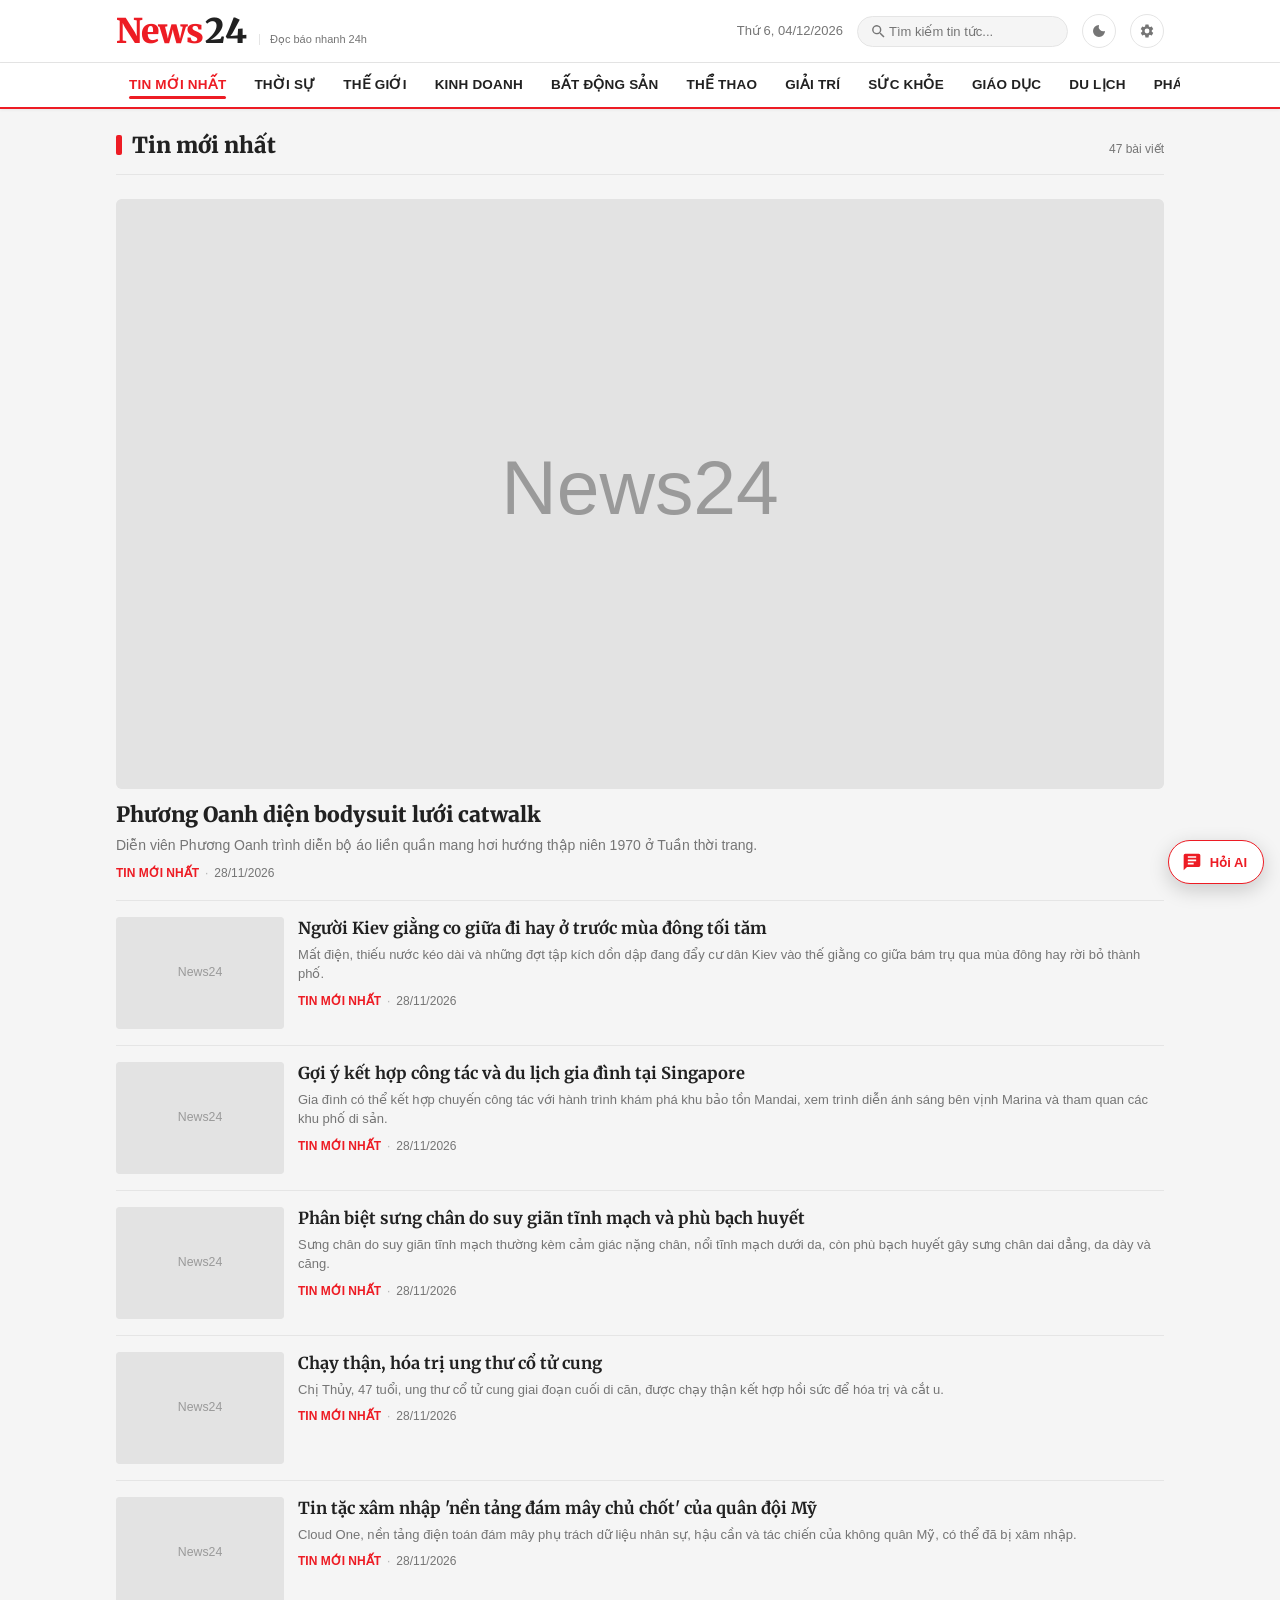
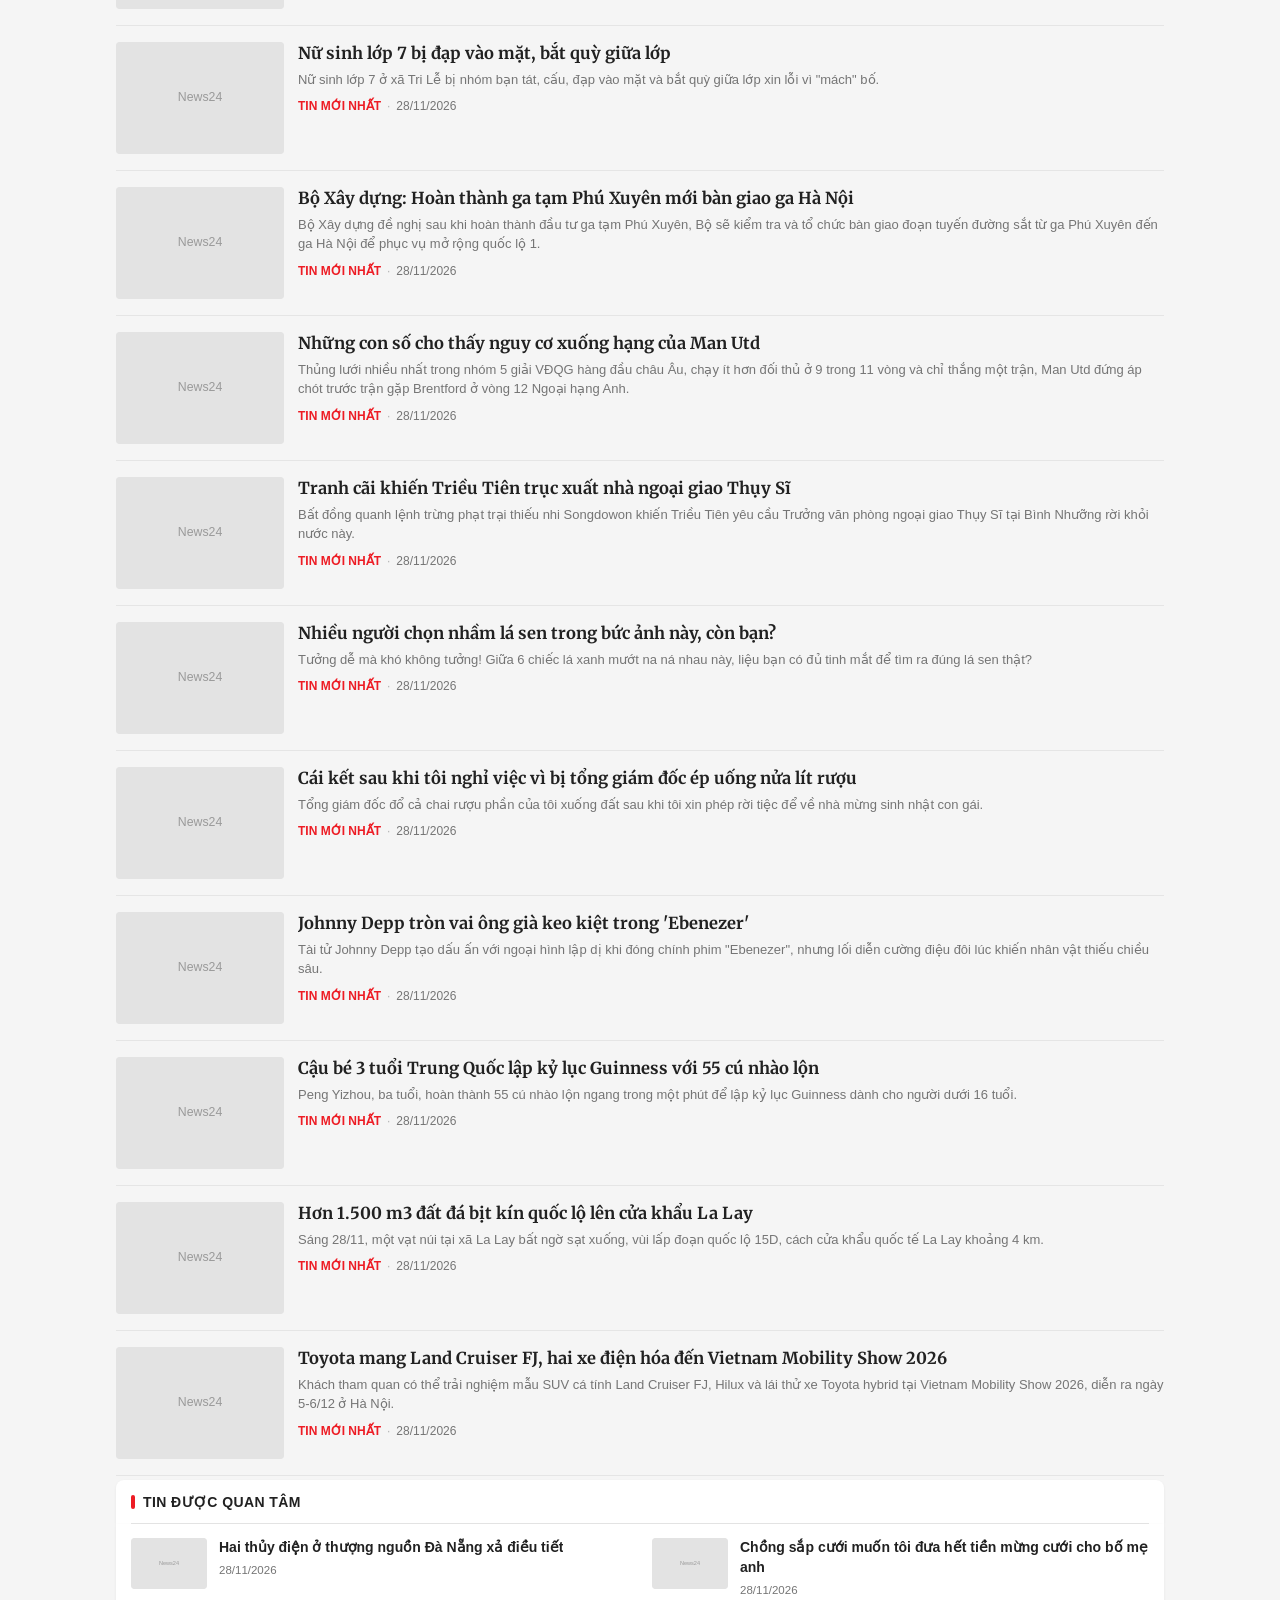
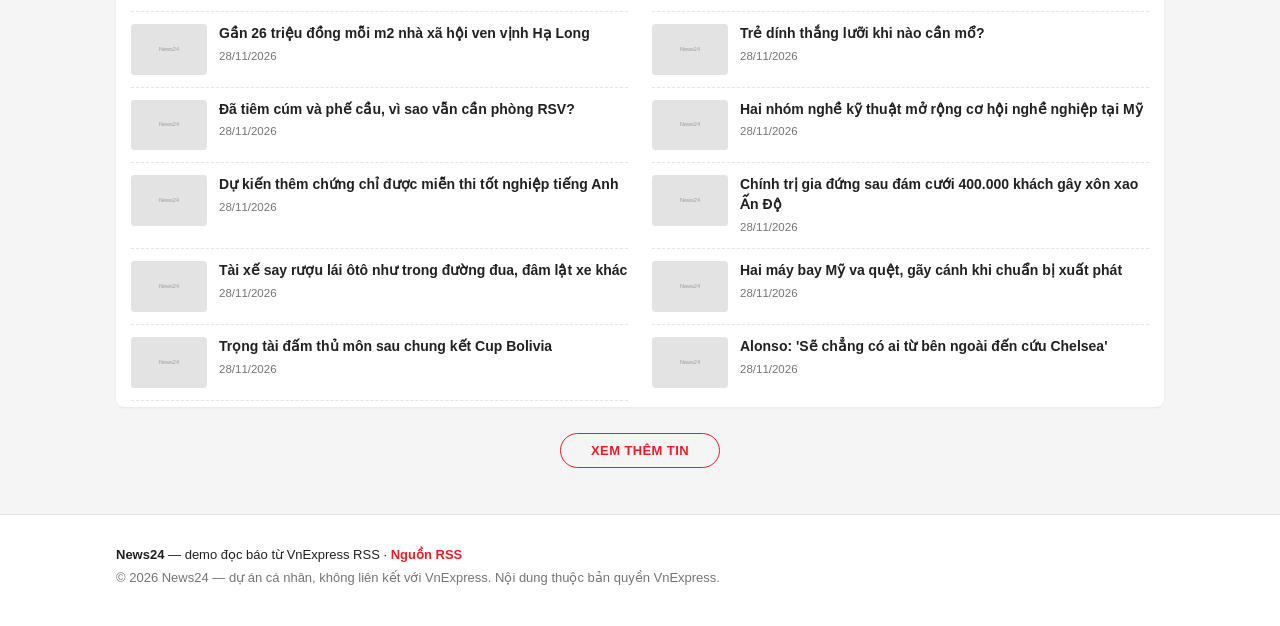
<file: index.html>
<!doctype html>
<html lang="vi">
<head>
  <meta charset="utf-8">
  <meta name="viewport" content="width=device-width, initial-scale=1">
  <title>News24 - Đọc báo nhanh 24h từ VnExpress RSS</title>
  <meta name="description" content="Trang đọc báo tổng hợp nhanh 24h, lấy tin trực tiếp từ RSS VnExpress: thời sự, thế giới, kinh doanh, thể thao, công nghệ, giải trí...">
  <meta name="theme-color" content="#ed1c24">
  <!-- Google Translate TTS (read-aloud) 404s any request carrying a
       Referer; audio playback needs this page-wide suppression -->
  <meta name="referrer" content="no-referrer">
  <!-- Pin the saved theme before first paint: script requests are chained
       through app.js, so the swap to the stored theme used to flash. Inline
       on purpose - an external file would only add a round trip. -->
  <script>
    (function () {
      try {
        var t = localStorage.getItem("news24:theme") ||
          (window.matchMedia("(prefers-color-scheme: dark)").matches ? "dark" : "light");
        document.documentElement.dataset.theme = t;
      } catch (e) {}
    })();
  </script>
  <link rel="icon" type="image/svg+xml" href="favicon.svg">
  <link rel="preconnect" href="https://fonts.googleapis.com">
  <link rel="preconnect" href="https://fonts.gstatic.com" crossorigin>
  <link href="https://fonts.googleapis.com/css2?family=Merriweather:wght@400;700;900&display=swap" rel="stylesheet">
  <link rel="stylesheet" href="css/style.css?v=41">
</head>
<body>
  <!-- Top header -->
  <header class="top-header">
    <div class="container header-inner">
      <a class="brand" href="./" aria-label="News24 - Trang chủ">
        <span class="brand-mark">News</span><span class="brand-sub">24</span>
        <span class="brand-tagline">Đọc báo nhanh 24h</span>
      </a>
      <div class="header-tools">
        <span class="today" id="today"></span>
        <div class="search-box">
          <svg viewBox="0 0 24 24" class="icon-search" aria-hidden="true"><path d="M15.5 14h-.79l-.28-.27a6.5 6.5 0 1 0-.7.7l.27.28v.79l5 4.99L20.49 19l-4.99-5zm-6 0A4.5 4.5 0 1 1 14 9.5 4.5 4.5 0 0 1 9.5 14z"/></svg>
          <input type="search" id="searchInput" placeholder="Tìm kiếm tin tức..." autocomplete="off">
        </div>
        <button class="theme-toggle" id="themeToggle" type="button" title="Chế độ tối/sáng" aria-label="Chuyển chế độ tối/sáng">
          <svg class="icon-moon" viewBox="0 0 24 24" aria-hidden="true"><path d="M12 3a9 9 0 1 0 9 9 7 7 0 0 1-9-9z"/></svg>
          <svg class="icon-sun" viewBox="0 0 24 24" aria-hidden="true"><path d="M12 7a5 5 0 1 0 5 5 5 5 0 0 0-5-5zm0-5 2.5 4h-5L12 2zm0 20-2.5-4h5L12 22zM2 12l4-2.5v5L2 12zm20 0-4 2.5v-5l4 2.5z"/></svg>
        </button>
        <button class="theme-toggle" id="aiCfgBtn" type="button" title="Cài đặt tóm tắt AI" aria-label="Cài đặt tóm tắt AI" aria-haspopup="dialog">
          <svg viewBox="0 0 24 24" aria-hidden="true"><path d="M19.14 12.94a7.4 7.4 0 0 0 .06-.94 7.4 7.4 0 0 0-.06-.94l2.03-1.58a.5.5 0 0 0 .12-.64l-1.92-3.32a.5.5 0 0 0-.6-.22l-2.39.96a7 7 0 0 0-1.62-.94l-.36-2.54a.5.5 0 0 0-.5-.42h-3.84a.5.5 0 0 0-.5.42l-.36 2.54a7 7 0 0 0-1.62.94l-2.39-.96a.5.5 0 0 0-.6.22L2.68 8.84a.5.5 0 0 0 .12.64l2.03 1.58a7.4 7.4 0 0 0 0 1.88l-2.03 1.58a.5.5 0 0 0-.12.64l1.92 3.32a.5.5 0 0 0 .6.22l2.39-.96c.5.38 1.04.7 1.62.94l.36 2.54a.5.5 0 0 0 .5.42h3.84a.5.5 0 0 0 .5-.42l.36-2.54a7 7 0 0 0 1.62-.94l2.39.96a.5.5 0 0 0 .6-.22l1.92-3.32a.5.5 0 0 0-.12-.64l-2.03-1.58zM12 15.6A3.6 3.6 0 1 1 15.6 12 3.6 3.6 0 0 1 12 15.6z"/></svg>
        </button>
      </div>
    </div>
  </header>

  <!-- Category nav -->
  <nav class="cat-nav" id="catNav">
    <div class="container nav-scroll">
      <a class="nav-link" data-slug="tin-moi-nhat">Tin mới nhất</a>
      <a class="nav-link" data-slug="thoi-su">Thời sự</a>
      <a class="nav-link" data-slug="the-gioi">Thế giới</a>
      <a class="nav-link" data-slug="kinh-doanh">Kinh doanh</a>
      <a class="nav-link" data-slug="bat-dong-san">Bất động sản</a>
      <a class="nav-link" data-slug="the-thao">Thể thao</a>
      <a class="nav-link" data-slug="giai-tri">Giải trí</a>
      <a class="nav-link" data-slug="suc-khoe">Sức khỏe</a>
      <a class="nav-link" data-slug="giao-duc">Giáo dục</a>
      <a class="nav-link" data-slug="du-lich">Du lịch</a>
      <a class="nav-link" data-slug="phap-luat">Pháp luật</a>
      <a class="nav-link nav-link--stats" href="stats.html">Thống kê</a>
      <button class="refresh-btn" id="refreshBtn" type="button" title="Làm mới tin">
        <svg viewBox="0 0 24 24" aria-hidden="true"><path d="M17.65 6.35A8 8 0 1 0 19.73 14h-2.08a6 6 0 1 1-1.41-6.24L13 11h7V4l-2.35 2.35z"/></svg>
        Làm mới
      </button>
    </div>
  </nav>

  <!-- Main: list view + article view share the sidebar -->
  <main class="container layout">
    <section class="main-col" id="viewList">
      <div class="col-header">
        <h1 class="col-title" id="colTitle">Tin mới nhất</h1>
        <span class="col-meta" id="colMeta"></span>
      </div>

      <div id="statusBar" class="status-bar" hidden></div>

      <div id="featuredSlot" class="featured-slot"></div>

      <div id="newsList" class="news-list" aria-live="polite"></div>

      <div id="skeletons" class="news-list">
        <!-- skeleton rows injected by JS -->
      </div>

      <!-- Tin được quan tâm lives at the end of the main column, not in the
           sidebar: readers on phones hit the section last, after the list. -->
      <aside class="side-block" aria-labelledby="sideTitle">
        <div class="side-box side-box--head">
          <h2 class="side-title" id="sideTitle">
            <span class="side-bar"></span>Tin được quan tâm
          </h2>
        </div>
        <div id="sideList" class="side-list"></div>
      </aside>

      <div class="load-more-wrap">
        <button id="loadMoreBtn" class="load-more" type="button" hidden>Xem thêm tin</button>
      </div>
    </section>

    <!-- Article view: rendered for /news/<slug>.html URLs (see 404.html) -->
    <section class="main-col" id="viewArticle" hidden>
      <a class="back-link" href="./">← Quay lại tin tức</a>
      <div class="col-header">
        <h1 class="col-title" id="artCat">Bài viết</h1>
        <span class="col-meta" id="artTime"></span>
      </div>
      <h1 class="art-h1" id="artTitle"></h1>
      <p class="art-sapo" id="artSapo"></p>
      <figure class="reader-lead" id="artLead" hidden>
        <img id="artLeadImg" alt="Ảnh minh họa" loading="lazy" referrerpolicy="no-referrer">
      </figure>
      <div class="art-summary" id="artSummary" hidden>
        <div class="art-summary-label"><span>📄 Tóm tắt</span>
          <div class="sum-actions">
            <button class="sum-ai-btn" id="ttsBtn" type="button">🔊 Đọc tóm tắt</button>
            <button class="sum-ai-btn" id="ttsRateBtn" type="button" title="Tốc độ đọc (bấm để đổi)">⚡ 1×</button>
            <div class="tts-voice">
              <button class="sum-ai-btn" id="ttsVoiceBtn" type="button"
                title="Chọn giọng đọc" aria-haspopup="true" aria-expanded="false"
                aria-controls="ttsVoiceMenu">🗣 Google Dịch</button>
              <div class="tts-voice-menu" id="ttsVoiceMenu" role="menu" hidden>
                <button type="button" role="menuitemradio" data-voice="google" aria-checked="true">
                  <span class="tts-voice-name">Google Dịch</span>
                  <span class="tts-voice-hint">Giọng tiếng Việt của Google Dịch</span>
                </button>
                <button type="button" role="menuitemradio" data-voice="vifast" aria-checked="false">
                  <span class="tts-voice-name">ViFastTts</span>
                  <span class="tts-voice-hint">Model tiếng Việt (Ngọc Huyền)</span>
                </button>
              </div>
            </div>
            <button class="sum-ai-btn" id="sumAiBtn" type="button">✨ Tóm tắt bằng AI</button>
          </div>
        </div>
        <ul id="artSummaryText" class="art-summary-list"></ul>
      </div>
      <a class="reader-full-btn" id="artFullBtn" target="_blank" rel="noopener">
        Đọc bản đầy đủ trên VnExpress ↗</a>
      <div class="reader-body" id="artBody"></div>
      <div class="reader-fallback" id="artFallback" hidden>
        <p id="artFallbackMsg">Không tải được toàn văn bài viết (mạng chặn hoặc máy chủ giới hạn). Bạn có thể
          <span class="retry" id="artRetry">thử lại</span> hoặc
          <a id="artOrigin" target="_blank" rel="noopener">đọc bản gốc trên VnExpress</a>.</p>
        <p id="artFallbackQuiz" hidden>Đây là bài <strong>tương tác / đố vui</strong> của VnExpress —
          nội dung chạy bằng chương trình riêng của họ nên không thể tải toàn văn. Bạn có thể
          <a id="artOriginQuiz" target="_blank" rel="noopener">chơi thử bản gốc trên VnExpress</a>.</p>
      </div>
      <footer class="reader-foot">
        <p class="reader-source">Nội dung thuộc bản quyền VnExpress —
          <a id="artOrigin2" target="_blank" rel="noopener">xem bản gốc</a></p>
      </footer>
    </section>
  </main>

  <footer class="footer">
    <div class="container">
      <p><strong>News24</strong> — demo đọc báo từ VnExpress RSS · <a href="https://vnexpress.net/rss/tin-moi-nhat.rss" target="_blank" rel="noopener">Nguồn RSS</a></p>
      <p class="footer-dim">© 2026 News24 — dự án cá nhân, không liên kết với VnExpress. Nội dung thuộc bản quyền VnExpress.</p>
    </div>
  </footer>

  <!-- AI summary settings. A native <dialog> gives focus trapping, Esc to
       close and the ::backdrop for free. -->
  <dialog class="ai-cfg" id="aiCfgDialog" aria-labelledby="aiCfgTitle">
    <form method="dialog" class="ai-cfg-form" id="aiCfgForm">
      <div class="ai-cfg-head">
        <h2 id="aiCfgTitle">Cài đặt tóm tắt AI</h2>
        <button class="ai-cfg-x" type="submit" value="cancel" aria-label="Đóng">✕</button>
      </div>

      <label class="ai-cfg-label" for="cfgProvider">Nhà cung cấp</label>
      <select class="ai-cfg-input" id="cfgProvider"></select>
      <p class="ai-cfg-hint" id="cfgProviderHint"></p>

      <label class="ai-cfg-label" for="cfgModel">Model</label>
      <input class="ai-cfg-input" id="cfgModel" list="cfgModelList" placeholder="Để trống dùng mặc định" autocomplete="off" spellcheck="false">
      <datalist id="cfgModelList"></datalist>

      <div class="ai-cfg-key-wrap" id="cfgKeyWrap" hidden>
        <label class="ai-cfg-label" for="cfgApiKey">API key</label>
        <div class="ai-cfg-key-row">
          <input class="ai-cfg-input" id="cfgApiKey" type="password" autocomplete="off" spellcheck="false" placeholder="sk-...">
          <button class="ai-cfg-reveal" id="cfgReveal" type="button" aria-label="Hiện/ẩn key">👁</button>
        </div>
        <p class="ai-cfg-hint ai-cfg-warn">Key chỉ lưu trong <code>localStorage</code> của trình duyệt này và gửi
          trực tiếp tới nhà cung cấp — không qua máy chủ nào của News24.</p>
      </div>

      <div class="ai-cfg-key-wrap" id="cfgUrlWrap" hidden>
        <label class="ai-cfg-label" for="cfgUrl">Endpoint (OpenAI-compatible)</label>
        <input class="ai-cfg-input" id="cfgUrl" placeholder="https://..." autocomplete="off" spellcheck="false">
      </div>

      <label class="ai-cfg-label" for="cfgPrompt">Prompt hệ thống</label>
      <textarea class="ai-cfg-input ai-cfg-textarea" id="cfgPrompt" rows="4" spellcheck="false"></textarea>

      <div class="ai-cfg-row2">
        <div>
          <label class="ai-cfg-label" for="cfgMaxTokens">max_tokens</label>
          <input class="ai-cfg-input" id="cfgMaxTokens" type="number" min="64" max="2048" step="1">
        </div>
        <div>
          <label class="ai-cfg-label" for="cfgTemp">temperature</label>
          <input class="ai-cfg-input" id="cfgTemp" type="number" min="0" max="2" step="0.1">
        </div>
      </div>

      <p class="ai-cfg-status" id="cfgStatus" role="status" hidden></p>

      <div class="ai-cfg-foot">
        <button class="sum-ai-btn ai-cfg-reset" id="cfgReset" type="button">Khôi phục mặc định</button>
        <div class="ai-cfg-foot-right">
          <button class="sum-ai-btn" type="submit" value="cancel">Huỷ</button>
          <button class="sum-ai-btn ai-cfg-save" id="cfgSave" type="button">Lưu</button>
        </div>
      </div>
    </form>
  </dialog>

  <!-- Chatbot (js/chatbot.js). Only the shell lives here: the log, chips and
       context chip are filled by script, so a page without the script keeps
       an inert launcher. Not a <dialog> because the panel must stay open
       while the reader navigates articles behind it. -->
  <button class="chat-fab" id="chatFab" type="button"
          aria-expanded="false" aria-controls="chatPanel"
          aria-label="Hỏi trợ lý tin tức" title="Hỏi trợ lý tin tức">
    <svg viewBox="0 0 24 24" aria-hidden="true"><path d="M20 2H4a2 2 0 0 0-2 2v18l4-4h14a2 2 0 0 0 2-2V4a2 2 0 0 0-2-2zM7 9h10v2H7V9zm0 4h7v2H7v-2zM7 5h10v2H7V5z"/></svg>
    <span class="chat-fab-label">Hỏi AI</span>
  </button>

  <section class="chat-panel" id="chatPanel" hidden
           role="dialog" aria-modal="false" aria-labelledby="chatTitle">
    <header class="chat-head">
      <h2 class="chat-title" id="chatTitle">Trợ lý tin tức</h2>
      <div class="chat-head-tools">
        <button id="chatNew" type="button" title="Cuộc trò chuyện mới" aria-label="Cuộc trò chuyện mới">＋</button>
        <button id="chatCfg" type="button" title="Cài đặt AI" aria-label="Cài đặt AI">⚙</button>
        <button id="chatClose" type="button" aria-label="Đóng">✕</button>
      </div>
    </header>
    <div class="chat-ctx" id="chatCtx" hidden></div>
    <div class="chat-log" id="chatLog" role="log" aria-live="polite"></div>
    <div class="chat-chips" id="chatChips"></div>
    <form class="chat-form" id="chatForm">
      <textarea id="chatInput" rows="1" placeholder="Hỏi về bài báo hoặc chủ đề…" aria-label="Câu hỏi"></textarea>
      <button class="chat-send" id="chatSend" type="submit" aria-label="Gửi">➤</button>
    </form>
    <p class="chat-foot" id="chatFoot">Câu trả lời do AI tạo, có thể sai — đối chiếu với bài gốc.</p>
  </section>

  <template id="tplSkeleton">
    <div class="skeleton-row">
      <div class="skeleton-thumb"></div>
      <div class="skeleton-lines">
        <div class="sk-line" style="width:92%"></div>
        <div class="sk-line" style="width:70%"></div>
        <div class="sk-line" style="width:40%"></div>
      </div>
    </div>
  </template>

  <script src="js/app.js?v=48"></script>
  <!-- Chatbot: reads window.NewsChat + the news24:article event (app.js) -->
  <script src="js/chatbot.js?v=3"></script>
</body>
</html>
</file>
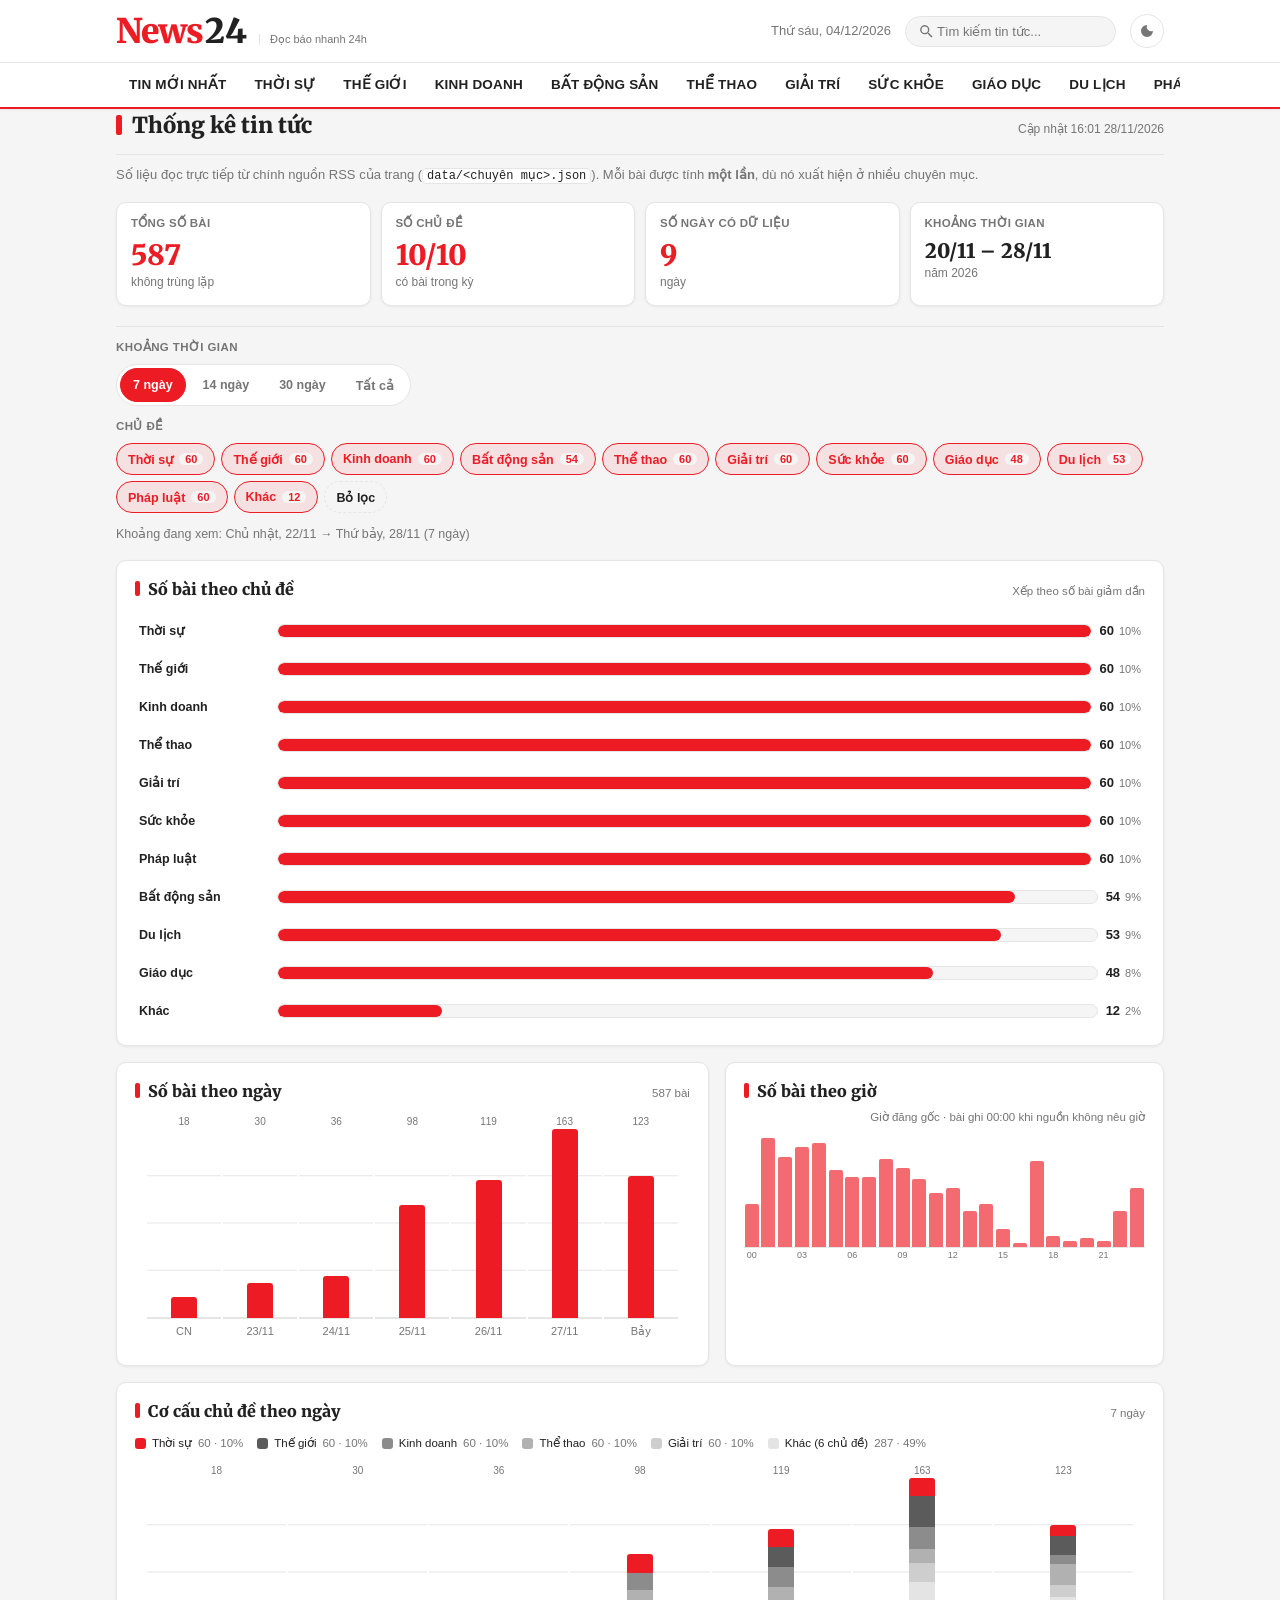
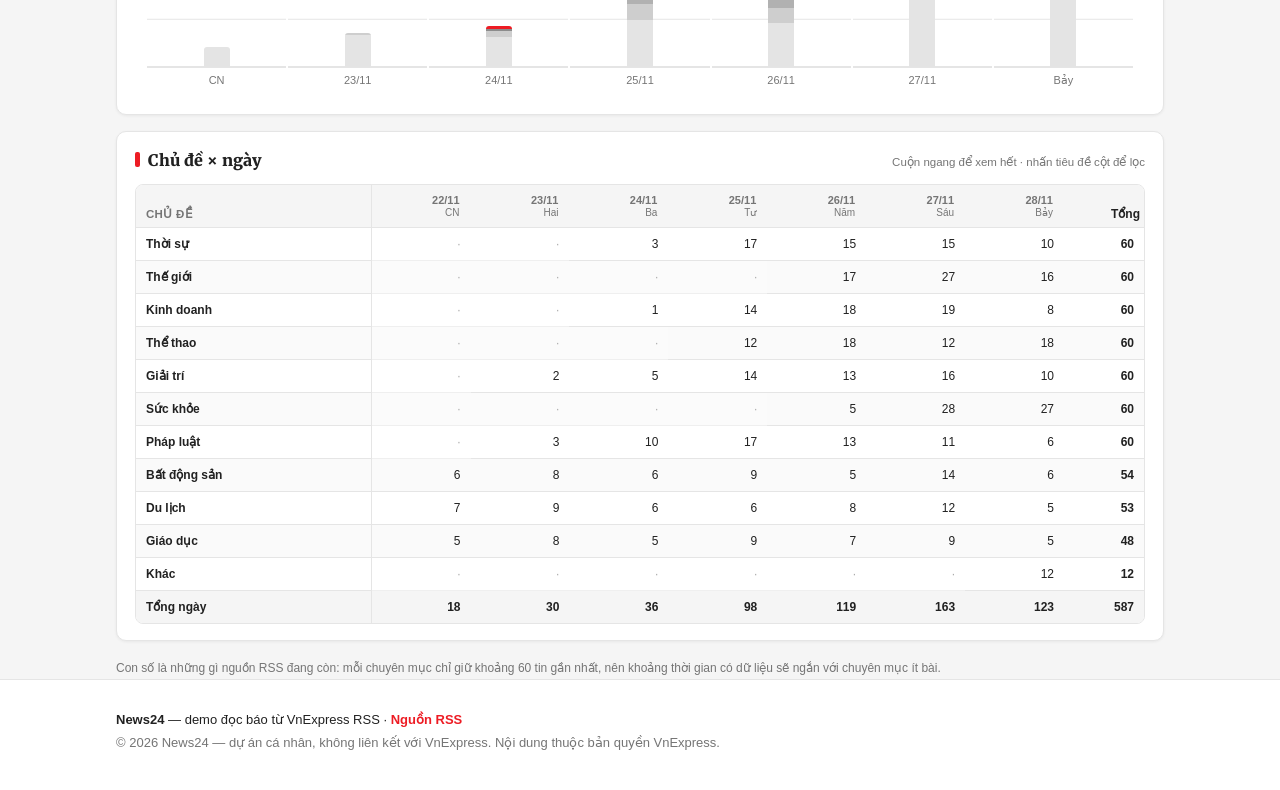
<file: stats.html>
<!doctype html>
<html lang="vi">
<head>
  <meta charset="utf-8">
  <meta name="viewport" content="width=device-width, initial-scale=1">
  <title>Thống kê tin tức - News24</title>
  <meta name="description" content="Thống kê số bài theo chủ đề, theo ngày và theo giờ dựa trên dữ liệu RSS VnExpress mà News24 thu thập 30 phút một lần.">
  <meta name="theme-color" content="#ed1c24">
  <meta name="referrer" content="no-referrer">
  <!-- Same first-paint theme pin as index.html / 404.html. -->
  <script>
    (function () {
      try {
        var t = localStorage.getItem("news24:theme") ||
          (window.matchMedia("(prefers-color-scheme: dark)").matches ? "dark" : "light");
        document.documentElement.dataset.theme = t;
      } catch (e) {}
    })();
  </script>
  <link rel="icon" type="image/svg+xml" href="favicon.svg">
  <link rel="preconnect" href="https://fonts.googleapis.com">
  <link rel="preconnect" href="https://fonts.gstatic.com" crossorigin>
  <link href="https://fonts.googleapis.com/css2?family=Merriweather:wght@400;700;900&display=swap" rel="stylesheet">
  <link rel="stylesheet" href="css/style.css?v=24">
</head>
<body>
  <!-- Top header (shared with index.html) -->
  <header class="top-header">
    <div class="container header-inner">
      <a class="brand" href="./" aria-label="News24 - Trang chủ">
        <span class="brand-mark">News</span><span class="brand-sub">24</span>
        <span class="brand-tagline">Đọc báo nhanh 24h</span>
      </a>
      <div class="header-tools">
        <span class="today" id="today"></span>
        <div class="search-box">
          <svg viewBox="0 0 24 24" class="icon-search" aria-hidden="true"><path d="M15.5 14h-.79l-.28-.27a6.5 6.5 0 1 0-.7.7l.27.28v.79l5 4.99L20.49 19l-4.99-5zm-6 0A4.5 4.5 0 1 1 14 9.5 4.5 4.5 0 0 1 9.5 14z"/></svg>
          <input type="search" id="searchInput" placeholder="Tìm kiếm tin tức..." autocomplete="off">
        </div>
        <button class="theme-toggle" id="themeToggle" type="button" title="Chế độ tối/sáng" aria-label="Chuyển chế độ tối/sáng">
          <svg class="icon-moon" viewBox="0 0 24 24" aria-hidden="true"><path d="M12 3a9 9 0 1 0 9 9 7 7 0 0 1-9-9z"/></svg>
          <svg class="icon-sun" viewBox="0 0 24 24" aria-hidden="true"><path d="M12 7a5 5 0 1 0 5 5 5 5 0 0 0-5-5zm0-5 2.5 4h-5L12 2zm0 20-2.5-4h5L12 22zM2 12l4-2.5v5L2 12zm20 0-4 2.5v-5l4 2.5z"/></svg>
        </button>
      </div>
    </div>
  </header>

  <!-- Category nav: same tabs as index.html (real links here, "Thống kê" active) -->
  <nav class="cat-nav" id="catNav">
    <div class="container nav-scroll">
      <a class="nav-link" href="./tin-moi-nhat">Tin mới nhất</a>
      <a class="nav-link" href="./thoi-su">Thời sự</a>
      <a class="nav-link" href="./the-gioi">Thế giới</a>
      <a class="nav-link" href="./kinh-doanh">Kinh doanh</a>
      <a class="nav-link" href="./bat-dong-san">Bất động sản</a>
      <a class="nav-link" href="./the-thao">Thể thao</a>
      <a class="nav-link" href="./giai-tri">Giải trí</a>
      <a class="nav-link" href="./suc-khoe">Sức khỏe</a>
      <a class="nav-link" href="./giao-duc">Giáo dục</a>
      <a class="nav-link" href="./du-lich">Du lịch</a>
      <a class="nav-link" href="./phap-luat">Pháp luật</a>
      <a class="nav-link nav-link--stats active" href="stats.html" aria-current="page">Thống kê</a>
    </div>
  </nav>

  <main class="container stats-page">
    <div class="col-header">
      <h1 class="col-title">Thống kê tin tức</h1>
      <span class="col-meta" id="kpiUpdated"></span>
    </div>
    <p class="stats-lead">
      Số liệu đọc trực tiếp từ chính nguồn RSS của trang (<code>data/&lt;chuyên mục&gt;.json</code>).
      Mỗi bài được tính <strong>một lần</strong>, dù nó xuất hiện ở nhiều chuyên mục.
    </p>

    <div id="statsMsg" class="status-bar stats-msg" role="status" hidden></div>

    <!-- Skeleton shown until the feed snapshots have been read -->
    <div id="statsSkeleton" class="stats-skeleton" aria-hidden="true">
      <div class="sk-kpis">
        <div class="sk-kpi"></div><div class="sk-kpi"></div>
        <div class="sk-kpi"></div><div class="sk-kpi"></div>
      </div>
      <div class="sk-block"></div>
      <div class="sk-block sk-block--tall"></div>
    </div>

    <div id="statsContent" hidden>
      <h2 class="sr-only">Các chỉ số chính</h2>
      <div class="kpis" id="kpis"></div>

      <!-- Filters -->
      <div class="stats-toolbar">
        <div class="stats-ctl">
          <span class="stats-ctl-label" id="rangeLabel">Khoảng thời gian</span>
          <div class="seg" id="rangeSeg" role="group" aria-labelledby="rangeLabel">
            <button class="seg-btn" type="button" data-range="7" aria-pressed="false">7 ngày</button>
            <button class="seg-btn" type="button" data-range="14" aria-pressed="false">14 ngày</button>
            <button class="seg-btn" type="button" data-range="30" aria-pressed="true">30 ngày</button>
            <button class="seg-btn" type="button" data-range="all" aria-pressed="false">Tất cả</button>
          </div>
        </div>
        <div class="stats-ctl stats-ctl--cats">
          <span class="stats-ctl-label" id="catLabel">Chủ đề</span>
          <div class="chips" id="catChips" role="group" aria-labelledby="catLabel"></div>
        </div>
      </div>
      <p class="stats-note" id="rangeNote"></p>

      <!-- a. Articles per category -->
      <section class="stats-card" aria-labelledby="hCat">
        <div class="stats-card-head">
          <h2 class="stats-h2" id="hCat">Số bài theo chủ đề</h2>
          <span class="stats-hint">Xếp theo số bài giảm dần</span>
        </div>
        <div id="catBars"></div>
      </section>

      <div class="stats-grid">
        <!-- b. Articles per day -->
        <section class="stats-card" aria-labelledby="hDay">
          <div class="stats-card-head">
            <h2 class="stats-h2" id="hDay">Số bài theo ngày</h2>
            <span class="stats-hint" id="dayHint"></span>
          </div>
          <div id="dayCols"></div>
        </section>

        <!-- e. Articles per hour of the day -->
        <section class="stats-card" aria-labelledby="hHour">
          <div class="stats-card-head">
            <h2 class="stats-h2" id="hHour">Số bài theo giờ</h2>
            <span class="stats-hint" title="Một số bài được nguồn đánh dấu 00:00 khi không rõ giờ đăng, nên cột 0 giờ cao hơn thực tế">Giờ đăng gốc · bài ghi 00:00 khi nguồn không nêu giờ</span>
          </div>
          <div id="hourLine"></div>
        </section>
      </div>

      <!-- c. Stacked bars: category mix per day -->
      <section class="stats-card" aria-labelledby="hStack">
        <div class="stats-card-head">
          <h2 class="stats-h2" id="hStack">Cơ cấu chủ đề theo ngày</h2>
          <span class="stats-hint" id="stackHint"></span>
        </div>
        <div class="legend" id="stackLegend"></div>
        <div id="dayStack"></div>
      </section>

      <!-- d. Table: category x day -->
      <section class="stats-card" aria-labelledby="hTable">
        <div class="stats-card-head">
          <h2 class="stats-h2" id="hTable">Chủ đề × ngày</h2>
          <span class="stats-hint">Cuộn ngang để xem hết · nhấn tiêu đề cột để lọc</span>
        </div>
        <div class="stats-table-wrap" tabindex="0" role="region" aria-labelledby="hTable">
          <table class="stats-table" id="catDayTable"></table>
        </div>
      </section>

      <p class="stats-foot">
        Con số là những gì nguồn RSS đang còn: mỗi chuyên mục chỉ giữ khoảng 60 tin gần nhất,
        nên khoảng thời gian có dữ liệu sẽ ngắn với chuyên mục ít bài.
      </p>
    </div>

  </main>

  <!-- Chart tooltip: a direct <body> child, so the pointer leaving a mark
       never crosses an ancestor that would hide it on mouseleave. -->
  <div id="statsTip" class="stats-tip" hidden></div>

  <footer class="footer">
    <div class="container">
      <p><strong>News24</strong> — demo đọc báo từ VnExpress RSS · <a href="https://vnexpress.net/rss/tin-moi-nhat.rss" target="_blank" rel="noopener">Nguồn RSS</a></p>
      <p class="footer-dim">© 2026 News24 — dự án cá nhân, không liên kết với VnExpress. Nội dung thuộc bản quyền VnExpress.</p>
    </div>
  </footer>

  <script src="js/stats.js?v=9"></script>
</body>
</html>
</file>
<file: css/style.css>
/* News24 - VnExpress-inspired news reader
   ------------------------------------------
   Palette follows VnExpress: white surface, red brand (#ed1c24),
   gray sapos and thin dividers. Dark theme via [data-theme="dark"]. */

:root {
  --primary: #ed1c24;
  --primary-dark: #c8141b;
  --bg: #f5f5f5;
  --surface: #ffffff;
  --border: #e5e5e5;
  --text: #212121;
  --text-2: #757575;
  --link-hover: #ed1c24;
  --skeleton: #ececec;
  --shadow: 0 1px 3px rgba(0, 0, 0, .06);
  --font-title: "Merriweather", Georgia, serif;
  --font-ui: -apple-system, BlinkMacSystemFont, "Segoe UI", Roboto,
    "Helvetica Neue", Arial, sans-serif;
}

[data-theme="dark"] {
  --bg: #121214;
  --surface: #1c1c1f;
  --border: #2c2c30;
  --text: #e8e8e8;
  --text-2: #9e9ea6;
  --skeleton: #26262b;
  --shadow: 0 1px 4px rgba(0, 0, 0, .4);
}

* { box-sizing: border-box; }

html { scroll-behavior: smooth; }

body {
  margin: 0;
  font-family: var(--font-ui);
  background: var(--bg);
  color: var(--text);
  line-height: 1.5;
  -webkit-font-smoothing: antialiased;
}

a { color: inherit; text-decoration: none; }
a:hover { color: var(--link-hover); }

.container {
  max-width: 1080px;
  margin: 0 auto;
  padding: 0 16px;
}

/* ============ Top header ============ */
.top-header {
  background: var(--surface);
  border-bottom: 1px solid var(--border);
}

.header-inner {
  display: flex;
  align-items: center;
  gap: 18px;
  padding-top: 14px;
  padding-bottom: 14px;
}

.brand {
  display: flex;
  align-items: baseline;
  gap: 2px;
  line-height: 1;
  flex-shrink: 0;
}

.brand-mark {
  font-family: var(--font-title);
  font-weight: 900;
  font-size: 34px;
  color: var(--primary);
  letter-spacing: -1px;
}

.brand-sub {
  font-family: var(--font-title);
  font-weight: 900;
  font-size: 34px;
  color: var(--text);
}

.brand-tagline {
  display: none;
  font-size: 11px;
  color: var(--text-2);
  border-left: 1px solid var(--border);
  padding-left: 10px;
  margin-left: 10px;
  max-width: 120px;
}

@media (min-width: 720px) { .brand-tagline { display: block; } }

.header-tools {
  display: flex;
  align-items: center;
  gap: 14px;
  margin-left: auto;
}

.today {
  display: none;
  font-size: 13px;
  color: var(--text-2);
  white-space: nowrap;
}

@media (min-width: 860px) { .today { display: block; } }

.search-box {
  display: flex;
  align-items: center;
  background: var(--bg);
  border: 1px solid var(--border);
  border-radius: 999px;
  padding: 0 4px;
  flex: 0 1 240px;
  min-width: 130px;
  transition: border-color .15s;
}

.search-box:focus-within { border-color: var(--primary); }

.search-box input {
  border: none;
  outline: none;
  background: transparent;
  padding: 7px 6px 7px 2px;
  font-size: 13px;
  color: var(--text);
  width: 100%;
  font-family: var(--font-ui);
}

.icon-search {
  width: 17px;
  height: 17px;
  fill: var(--text-2);
  margin-left: 8px;
  flex-shrink: 0;
}

.theme-toggle {
  border: 1px solid var(--border);
  background: var(--surface);
  color: var(--text-2);
  border-radius: 999px;
  width: 34px;
  height: 34px;
  display: grid;
  place-items: center;
  cursor: pointer;
  flex-shrink: 0;
  transition: color .15s, border-color .15s;
}

.theme-toggle:hover { color: var(--primary); border-color: var(--primary); }

.theme-toggle svg {
  width: 16px;
  height: 16px;
  fill: currentColor;
}

.icon-sun { display: none; }

[data-theme="dark"] .icon-sun { display: block; }
[data-theme="dark"] .icon-moon { display: none; }

/* Portrait phones: the brand, an inline search field, the today label and
   the theme button cannot share one 320px row - the search used to spill
   past the viewport. Let the tool group wrap under the logo instead, and
   give every control a 42px+ touch target (search, theme, every section). */
@media (max-width: 639px) {
  .header-inner {
    flex-wrap: wrap;
    gap: 10px 12px;
    padding-top: 11px;
    padding-bottom: 11px;
  }

  .brand-tagline { display: none; }

  .brand-mark,
  .brand-sub { font-size: 28px; }

  .header-tools {
    order: 2;
    flex: 1 1 100%;
    margin-left: 0;
    gap: 10px;
  }

  .today { display: none; }

  .search-box {
    flex: 1 1 auto;
    min-width: 0;
    min-height: 42px;
    padding-right: 10px;
  }

  .search-box input {
    /* 16px stops iOS Safari from zooming the page on focus */
    font-size: 16px;
    padding: 9px 6px 9px 4px;
  }

  .icon-search {
    width: 19px;
    height: 19px;
    margin-left: 12px;
  }

  .theme-toggle {
    width: 42px;
    height: 42px;
  }

  .theme-toggle svg { width: 19px; height: 19px; }
}

/* Swipeable cat-nav: the scroll padding keeps the first and the last tab
   clear of the rounded edges, and .refresh-btn must scroll with the tabs
   (margin-left:auto here used to push the link row 96px past the viewport).
   A thin red underline traces how much of the tab strip is left. */
@media (max-width: 639px) {
  .nav-scroll {
    gap: 0;
    scroll-padding-inline: 4px;
    scroll-snap-type: x proximity;
    scrollbar-width: thin;
    scrollbar-color: rgba(237, 28, 36, .35) transparent;
    overscroll-behavior-x: contain;
  }

  .nav-scroll::-webkit-scrollbar {
    display: block;
    height: 2px;
  }

  .nav-scroll::-webkit-scrollbar-thumb {
    background: rgba(237, 28, 36, .35);
    border-radius: 2px;
  }

  .nav-link {
    scroll-snap-align: start;
    padding: 13px 12px;
    min-height: 46px;
    display: inline-flex;
    align-items: center;
  }

  .refresh-btn {
    margin-left: 6px;
    scroll-snap-align: end;
  }
}

/* ============ Category nav ============ */
.cat-nav {
  background: var(--surface);
  border-bottom: 2px solid var(--primary);
  position: sticky;
  top: 0;
  z-index: 50;
  box-shadow: var(--shadow);
}

.nav-scroll {
  display: flex;
  align-items: center;
  gap: 2px;
  overflow-x: auto;
  scrollbar-width: none;
}

.nav-scroll::-webkit-scrollbar { display: none; }

.nav-link {
  padding: 12px 13px;
  font-size: 13.5px;
  font-weight: 700;
  text-transform: uppercase;
  letter-spacing: .2px;
  white-space: nowrap;
  color: var(--text);
  position: relative;
  transition: color .12s;
}

.nav-link::after {
  content: "";
  position: absolute;
  left: 13px;
  right: 13px;
  bottom: 8px;
  height: 3px;
  background: transparent;
  border-radius: 3px;
  transition: background .12s;
}

.nav-link:hover { color: var(--primary); }

.nav-link.active { color: var(--primary); }
.nav-link.active::after { background: var(--primary); }

.refresh-btn {
  margin-left: auto;
  display: inline-flex;
  align-items: center;
  gap: 6px;
  border: 1px solid var(--border);
  background: transparent;
  color: var(--text-2);
  font-size: 12px;
  font-weight: 700;
  padding: 5px 12px;
  border-radius: 999px;
  cursor: pointer;
  white-space: nowrap;
  transition: color .12s, border-color .12s;
}

.refresh-btn:hover { color: var(--primary); border-color: var(--primary); }
.refresh-btn svg { width: 13px; height: 13px; fill: currentColor; }
.refresh-btn.spinning svg { animation: spin .8s linear infinite; }

@keyframes spin { to { transform: rotate(360deg); } }

/* ============ Layout ============ */
.layout {
  display: grid;
  /* Single column: the main column stretches the full width (the stats
     charts use it on desktop too) and "Tin được quan tâm" is appended at
     the end of that column instead of sitting in a right-hand sidebar. */
  grid-template-columns: minmax(0, 1fr);
  padding-top: 20px;
  padding-bottom: 40px;
}

.col-header {
  display: flex;
  align-items: baseline;
  gap: 12px;
  padding-bottom: 12px;
  border-bottom: 1px solid var(--border);
  margin-bottom: 4px;
}

.col-title {
  font-family: var(--font-title);
  font-size: 22px;
  font-weight: 900;
  margin: 0;
  color: var(--text);
}

.col-title::before {
  content: "";
  display: inline-block;
  width: 6px;
  height: 20px;
  background: var(--primary);
  border-radius: 2px;
  margin-right: 10px;
  vertical-align: -2px;
}

.col-meta {
  font-size: 12px;
  color: var(--text-2);
  margin-left: auto;
  white-space: nowrap;
}

/* Status bar */
.status-bar {
  margin: 12px 0 0;
  padding: 10px 14px;
  border-radius: 8px;
  font-size: 13px;
  border: 1px solid var(--border);
  background: var(--surface);
}

.status-bar.err {
  border-color: #f3b1b4;
  background: #fdeeee;
  color: #b4231a;
}

[data-theme="dark"] .status-bar.err {
  border-color: #5c2a28;
  background: #33201f;
}

.status-bar .retry {
  display: inline-block;
  margin-left: 10px;
  color: var(--primary);
  font-weight: 700;
  cursor: pointer;
}

/* ============ Featured article ============ */
.featured-slot { margin-top: 8px; }

.article-featured {
  display: block;
  padding: 16px 0 18px;
  border-bottom: 1px solid var(--border);
}

.thumb-featured {
  position: relative;
  border-radius: 6px;
  overflow: hidden;
  background: var(--skeleton);
  aspect-ratio: 16 / 9;
}

.thumb-featured img {
  width: 100%;
  height: 100%;
  object-fit: cover;
  display: block;
}

.article-featured .a-title {
  font-family: var(--font-title);
  font-size: 21px;
  font-weight: 900;
  line-height: 1.34;
  margin: 12px 0 6px;
  display: -webkit-box;
  -webkit-line-clamp: 3;
  -webkit-box-orient: vertical;
  overflow: hidden;
}

.article-featured .a-sapo {
  margin: 0;
  color: var(--text-2);
  font-size: 14px;
  display: -webkit-box;
  -webkit-line-clamp: 2;
  -webkit-box-orient: vertical;
  overflow: hidden;
}

.a-meta {
  font-size: 12px;
  color: var(--text-2);
  margin-top: 8px;
  display: flex;
  gap: 6px;
  align-items: center;
}

.a-meta .dot { opacity: .5; }

.a-cat {
  color: var(--primary);
  font-weight: 700;
  text-transform: uppercase;
}

/* ============ News list ============ */
.news-list { display: block; }

.news-item {
  display: flex;
  gap: 14px;
  padding: 16px 0;
  border-bottom: 1px solid var(--border);
}

.thumb {
  flex: 0 0 168px;
  aspect-ratio: 3 / 2;
  border-radius: 4px;
  overflow: hidden;
  background: var(--skeleton);
  position: relative;
}

.thumb img {
  width: 100%;
  height: 100%;
  object-fit: cover;
  display: block;
  transition: transform .25s ease;
}

.news-item:hover .thumb img { transform: scale(1.05); }

.news-body { flex: 1; min-width: 0; }

.news-body .a-title {
  font-family: var(--font-title);
  font-size: 16.5px;
  font-weight: 700;
  line-height: 1.4;
  margin: 0 0 5px;
  display: -webkit-box;
  -webkit-line-clamp: 2;
  -webkit-box-orient: vertical;
  overflow: hidden;
}

.news-body .a-sapo {
  margin: 0;
  font-size: 13px;
  color: var(--text-2);
  display: -webkit-box;
  -webkit-line-clamp: 2;
  -webkit-box-orient: vertical;
  overflow: hidden;
}

@media (max-width: 480px) {
  .thumb { flex-basis: 110px; }
  .news-body .a-title { font-size: 14.5px; }
}

/* No-image variant */
.news-item.no-img { display: block; }
.news-item.no-img .thumb { display: none; }

/* Empty / no results */
.empty-note {
  padding: 44px 16px;
  text-align: center;
  color: var(--text-2);
  font-size: 14px;
}

/* Load more */
.load-more-wrap { text-align: center; padding: 22px 0 6px; }

.load-more {
  font-family: var(--font-ui);
  font-size: 13px;
  font-weight: 700;
  text-transform: uppercase;
  letter-spacing: .4px;
  color: var(--primary);
  background: transparent;
  border: 1.5px solid var(--primary);
  border-radius: 999px;
  padding: 9px 30px;
  cursor: pointer;
  transition: background .15s, color .15s;
}

.load-more:hover {
  background: var(--primary);
  color: #fff;
}

/* ============ Tin được quan tâm ============ */
/* Sits at the end of the article list, below the paged headlines, so every
   screen - phone first - reaches the section after the main list. The head
   and the list are separate boxes snapped together into one card. */
.side-block {
  display: block;
  margin-top: 4px;
  scroll-margin-top: 72px; /* clear the sticky tab strip on jump links */
}

/* Standalone boxes keep the card look */
.side-box {
  background: var(--surface);
  border-radius: 8px;
  padding: 16px 18px;
  box-shadow: var(--shadow);
}

.side-box[hidden] { display: none; }

/* "Xem thêm tin quan tâm" only exists for the phone cut-off (<=639px), where
   the list head shows the first 3 headlines; the button reveals the rest. */
.side-list .side-more { display: none; }

.side-title {
  margin: 0 0 10px;
  font-size: 14px;
  font-weight: 900;
  text-transform: uppercase;
  letter-spacing: .4px;
  display: flex;
  align-items: center;
}

.side-bar {
  width: 4px;
  height: 14px;
  background: var(--primary);
  border-radius: 2px;
  display: inline-block;
  margin-right: 8px;
}

/* The heading is its own box: rounded top only, so it still reads as the top
   of one card with the list stacked under it. */
.side-box--head {
  padding: 12px 15px 0;
  border-radius: 8px 8px 0 0;
  box-shadow: 0 1px 3px rgba(0, 0, 0, .06);
}

.side-box--head .side-title {
  padding-bottom: 10px;
  margin-bottom: 0;
  border-bottom: 1px solid var(--border);
}

.side-list {
  min-width: 0;
  background: var(--surface);
  border-radius: 0 0 8px 8px;
  box-shadow: 0 1px 3px rgba(0, 0, 0, .06);
  padding: 2px 15px 6px;
  margin-bottom: 4px;
}

.side-item {
  display: flex;
  gap: 12px;
  align-items: flex-start;
  padding: 12px 0;
  border-bottom: 1px dashed var(--border);
}

.side-item:last-child { border-bottom: none; }

.side-item .a-title {
  font-size: 14px;
  font-weight: 700;
  line-height: 1.42;
  margin: 0;
  display: -webkit-box;
  -webkit-line-clamp: 3;
  -webkit-box-orient: vertical;
  overflow: hidden;
}

.side-item .a-meta { margin-top: 4px; font-size: 11.5px; }

.side-thumb {
  flex: 0 0 76px;
  aspect-ratio: 3 / 2;
  border-radius: 4px;
  overflow: hidden;
  background: var(--skeleton);
}

.side-thumb img { width: 100%; height: 100%; object-fit: cover; display: block; }
.side-item.no-img .side-thumb { display: none; }

/* Wide screens: a two-column headline list keeps the block compact */
@media (min-width: 768px) {
  .side-list {
    display: grid;
    grid-template-columns: repeat(2, minmax(0, 1fr));
    column-gap: 24px;
  }
  .side-item:nth-last-child(2) { border-bottom: none; }
}

/* Phones: the block is the last thing in the list view, so show every
   headline up front; only the first 3 stay visible until expanded, and the
   "Xem thêm" button reveals the rest so the list still ends on a light note. */
@media (max-width: 639px) {
  .side-list { display: flex; flex-direction: column; gap: 2px; }
  .side-list .side-item:nth-child(n + 4) { display: none; }
  .side-list.expanded .side-item:nth-child(n + 4) { display: flex; }

  .side-list .side-more {
    display: block;
    width: 100%;
    margin: 4px 0 6px;
    min-height: 42px;
    padding: 10px 12px;
    font-family: var(--font-ui);
    font-size: 12px;
    font-weight: 800;
    letter-spacing: .3px;
    text-transform: uppercase;
    color: var(--primary);
    background: transparent;
    border: 1px dashed var(--border);
    border-radius: 6px;
    cursor: pointer;
  }

  .side-item .a-title { font-size: 14.5px; line-height: 1.38; }
  .side-item .a-meta { font-size: 11.5px; }
  .side-thumb { flex-basis: 84px; border-radius: 5px; }
}

/* ============ Skeletons ============ */
.skeleton-row {
  display: flex;
  gap: 14px;
  padding: 16px 0;
  border-bottom: 1px solid var(--border);
}

.skeleton-thumb {
  flex: 0 0 168px;
  aspect-ratio: 3 / 2;
  border-radius: 4px;
  background: var(--skeleton);
  animation: pulse 1.3s ease-in-out infinite;
}

.skeleton-lines { flex: 1; padding-top: 6px; }

.sk-line {
  height: 12px;
  border-radius: 4px;
  background: var(--skeleton);
  margin-bottom: 10px;
  animation: pulse 1.3s ease-in-out infinite;
}

@keyframes pulse { 0%, 100% { opacity: 1; } 50% { opacity: .55; } }

/* ============ Footer ============ */
.footer {
  border-top: 1px solid var(--border);
  background: var(--surface);
  padding: 26px 0 34px;
  font-size: 13px;
}

.footer p { margin: 4px 0; }
.footer a { color: var(--primary); font-weight: 600; }
.footer-dim { color: var(--text-2); }

/* ============ In-page reader ============ */
.reader-backdrop {
  position: fixed;
  inset: 0;
  z-index: 100;
  background: rgba(20, 20, 22, .55);
  backdrop-filter: blur(2px);
  display: flex;
  align-items: stretch;
  justify-content: center;
  animation: fade-in .18s ease;
}

@keyframes fade-in {
  from { opacity: 0; }
  to { opacity: 1; }
}

.reader {
  background: var(--surface);
  width: 100%;
  max-width: 760px;
  display: flex;
  flex-direction: column;
  border-radius: 0;
  animation: reader-pop .22s ease;
}

@media (min-width: 640px) {
  .reader {
    margin: 24px 12px;
    border-radius: 12px;
    box-shadow: 0 18px 60px rgba(0, 0, 0, .35);
    max-height: calc(100% - 48px);
  }
}

@keyframes reader-pop {
  from { transform: translateY(14px); opacity: 0; }
  to { transform: none; opacity: 1; }
}

.reader-head {
  display: flex;
  align-items: center;
  justify-content: space-between;
  gap: 10px;
  padding: 12px 20px;
  border-bottom: 1px solid var(--border);
  flex-shrink: 0;
}

.reader-cat {
  color: var(--primary);
  font-weight: 800;
  font-size: 12px;
  text-transform: uppercase;
  letter-spacing: .4px;
}

.reader-head-actions {
  display: flex;
  align-items: center;
  gap: 12px;
}

.reader-origin {
  font-size: 12.5px;
  font-weight: 700;
  color: var(--text-2);
}

.reader-origin:hover { color: var(--primary); }

.reader-close {
  border: none;
  background: transparent;
  color: var(--text-2);
  width: 32px;
  height: 32px;
  border-radius: 50%;
  display: grid;
  place-items: center;
  cursor: pointer;
  transition: background .12s, color .12s;
}

.reader-close:hover { background: var(--bg); color: var(--primary); }
.reader-close svg { width: 18px; height: 18px; fill: currentColor; }

.reader-scroll { overflow-y: auto; padding: 22px 26px 30px; }

.reader-title {
  font-family: var(--font-title);
  font-size: 24px;
  font-weight: 900;
  line-height: 1.35;
  margin: 0 0 8px;
  color: var(--text);
}

.reader-meta {
  font-size: 12.5px;
  color: var(--text-2);
  margin-bottom: 14px;
}

.reader-sapo {
  font-size: 15px;
  line-height: 1.65;
  color: var(--text-2);
  border-left: 3px solid var(--primary);
  padding-left: 12px;
  margin: 0 0 18px;
}

/* Article body */
.reader-body { font-size: 15.5px; line-height: 1.8; color: var(--text); }

.reader-body p { margin: 0 0 14px; }

.reader-body h2, .reader-body h3 {
  font-family: var(--font-title);
  font-weight: 700;
  font-size: 18px;
  margin: 22px 0 10px;
}

.reader-body img {
  max-width: 100%;
  height: auto;
  border-radius: 6px;
  display: block;
  margin: 8px auto 4px;
}

.reader-body figcaption {
  font-size: 12px;
  color: var(--text-2);
  text-align: center;
  margin: 4px 0 16px;
}

.reader-body table {
  width: 100%;
  border-collapse: collapse;
  margin: 12px 0 18px;
  font-size: 14px;
}

.reader-body td, .reader-body th {
  border: 1px solid var(--border);
  padding: 8px 10px;
  text-align: left;
}

.reader-body a { color: var(--primary); font-weight: 600; }

.reader-body ul, .reader-body ol { padding-left: 22px; margin: 0 0 14px; }

.reader-body blockquote {
  margin: 14px 0;
  padding: 10px 16px;
  border-left: 3px solid var(--primary);
  background: var(--bg);
  border-radius: 4px;
}

/* Inline video clip. VnExpress serves clips behind hotlink protection, so
   on this site the block shows the still frame + caption and links to the
   player on VnExpress. */
.reader-body .rd-video {
  margin: 16px 0 4px;
}

.reader-body .rd-video video {
  display: block;
  width: 100%;
  height: auto;
  max-height: min(80vh, 640px);
  background: #000;
  border-radius: 6px;
  object-fit: contain; /* portrait clips keep their shape */
}

.reader-body .rd-video figcaption {
  margin-top: 8px;
  text-align: left;
}

/* Not playable from this origin: the frame stays, the dead player chrome
   goes, and the link is the way in. */
.reader-body .rd-video--static video {
  cursor: pointer;
}

.reader-body .rd-video-link {
  display: inline-block;
  margin-top: 6px;
  font-weight: 600;
  white-space: nowrap;
}

/* Reader loading skeleton */
.reader-body .rd-loading {
  display: flex;
  align-items: center;
  gap: 10px;
  color: var(--text-2);
  font-size: 14px;
  padding: 30px 0;
  justify-content: center;
}

.rd-spinner {
  width: 18px;
  height: 18px;
  border-radius: 50%;
  border: 2.5px solid var(--border);
  border-top-color: var(--primary);
  animation: spin .8s linear infinite;
}

.reader-fallback {
  margin: 14px 0;
  padding: 14px 16px;
  border: 1px solid #f3b1b4;
  background: #fdeeee;
  border-radius: 8px;
  font-size: 14px;
  color: #b4231a;
}

[data-theme="dark"] .reader-fallback {
  border-color: #5c2a28;
  background: #33201f;
}

.reader-fallback .retry { color: var(--primary); font-weight: 700; cursor: pointer; }

.reader-fallback img {
  max-width: 100%;
  border-radius: 6px;
  margin-bottom: 10px;
}

.reader-foot {
  margin-top: 26px;
  padding-top: 14px;
  border-top: 1px solid var(--border);
}

.reader-source { font-size: 12px; color: var(--text-2); margin: 0; }
.reader-source a { color: var(--primary); font-weight: 600; }

@media (max-width: 480px) {
  .reader-scroll { padding: 16px 16px 24px; }
  .reader-title { font-size: 20px; }
}

/* Lock page scroll while the reader is open */
body.modal-open { overflow: hidden; }

/* the flex display above must not override the hidden attribute */
.reader-backdrop[hidden] { display: none; }

/* Reader lead image (from RSS enclosure) sits right under the sapo so the
   headline and its photo are never far apart, mirroring VnExpress */
.reader-lead { margin: 0 0 14px; }

.reader-lead img {
  width: 100%;
  height: auto;
  border-radius: 6px;
  display: block;
}

.reader-lead figcaption {
  font-size: 12px;
  color: var(--text-2);
  text-align: center;
  margin-top: 6px;
}

/* Prominent, always-visible link to the full original article */
.reader-full-btn {
  display: inline-flex;
  align-items: center;
  gap: 6px;
  font-size: 13px;
  font-weight: 700;
  color: var(--primary);
  border: 1.5px solid var(--primary);
  border-radius: 999px;
  padding: 7px 16px;
  margin: 0 0 18px;
  background: transparent;
  transition: background .15s, color .15s;
}

.reader-full-btn:hover {
  background: var(--primary);
  color: #fff;
}

/* ============ Article page view (/news/<slug>.html) ============ */
.back-link {
  display: inline-block;
  font-size: 13px;
  font-weight: 700;
  color: var(--primary);
  margin: 6px 0 12px;
}

.back-link:hover { text-decoration: underline; }

.art-h1 {
  font-family: var(--font-title);
  font-size: 26px;
  font-weight: 900;
  line-height: 1.32;
  margin: 4px 0 10px;
  color: var(--text);
}

.art-sapo {
  font-size: 15px;
  line-height: 1.65;
  color: var(--text-2);
  border-left: 3px solid var(--primary);
  padding-left: 12px;
  margin: 0 0 18px;
}

@media (max-width: 480px) {
  .art-h1 { font-size: 21px; }
}

/* Extractive summary box on article pages */
.art-summary {
  background: var(--bg);
  border: 1px solid var(--border);
  border-left: 4px solid var(--primary);
  border-radius: 8px;
  padding: 13px 16px;
  margin: 0 0 16px;
}

.art-summary-label {
  font-size: 11.5px;
  font-weight: 900;
  letter-spacing: .6px;
  text-transform: uppercase;
  color: var(--primary);
  margin-bottom: 6px;
}

.art-summary p {
  margin: 0;
  font-size: 14.5px;
  line-height: 1.68;
  color: var(--text);
}

/* Summary body: one line per key point. The AI/extractive text arrives as
   a single run-on string ("- ý 1 - ý 2"), split by app.js into <li>s. */
.art-summary-list {
  margin: 0;
  padding: 0;
  list-style: none;
  font-size: 14.5px;
  line-height: 1.62;
  color: var(--text);
  /* never break "14-16%" / "16-17%" across two lines */
  overflow-wrap: break-word;
  word-break: normal;
}

.art-summary-list:empty { display: none; }

.art-summary-list li {
  position: relative;
  margin: 0 0 8px;
  padding-left: 15px;
}

.art-summary-list li:last-child { margin-bottom: 0; }

.art-summary-list li::before {
  content: "";
  position: absolute;
  left: 0;
  top: .72em;
  width: 5px;
  height: 5px;
  border-radius: 50%;
  background: var(--primary);
}

/* AI summary toggle + read-aloud buttons inside the summary box */
.art-summary-label {
  display: flex;
  align-items: center;
  justify-content: space-between;
  gap: 10px;
  flex-wrap: wrap;
}

/* two pill buttons side by side, wrap on narrow screens */
.sum-actions {
  display: flex;
  align-items: center;
  gap: 6px;
  flex-wrap: wrap;
}

.sum-ai-btn {
  font-family: var(--font-ui);
  font-size: 11px;
  font-weight: 700;
  color: var(--primary);
  background: transparent;
  border: 1px solid var(--primary);
  border-radius: 999px;
  padding: 4px 12px;
  cursor: pointer;
  white-space: nowrap;
  transition: background .15s, color .15s, opacity .15s;
}

.sum-ai-btn:hover { background: var(--primary); color: #fff; }

.sum-ai-btn:disabled { opacity: .65; cursor: wait; }

.sum-ai-btn.busy svg { width: 10px; height: 10px; }

/* ============ Touch / phone refinements (<=639px) ============ */
@media (max-width: 639px) {
  /* Full-bleed cards read better than 16px-guttered ones on a phone */
  .container { padding: 0 13px; }

  .layout { padding-bottom: 28px; }

  /* Featured story: a little less chrome above the lead headline */
  .article-featured { padding-top: 12px; }
  .article-featured .a-title { font-size: 19px; margin-top: 10px; }

  /* Article rows: bigger thumbnail, tighter title, no sapo (tap to read) */
  .news-item { gap: 11px; padding: 13px 0; }
  .thumb { flex-basis: 112px; }
  .news-body .a-title { font-size: 15px; line-height: 1.36; }
  .news-body .a-sapo { display: none; }
  .a-meta { font-size: 11.5px; }

  /* Rows are the main tap surface: never shorter than 44px */
  .news-item, .side-item { min-height: 52px; }

  .status-bar { margin-top: 10px; padding: 9px 12px; font-size: 12.5px; }

  .col-title { font-size: 20px; }

  /* Article page + summary box: thumb-sized controls, full-width CTA */
  .reader-head { padding: 8px 12px 8px 16px; }
  .reader-close { width: 42px; height: 42px; }
  .reader-close svg { width: 20px; height: 20px; }
  .reader-origin { font-size: 12px; }
  .sum-ai-btn { min-height: 34px; padding: 6px 14px; font-size: 11.5px; }
  .art-summary-label { row-gap: 8px; }
  .art-summary-list { font-size: 14px; line-height: 1.58; }
  .reader-full-btn { display: inline-flex; width: 100%; justify-content: center; }

  .back-link { min-height: 44px; display: inline-flex; align-items: center; }
}

/* ============ AI settings dialog (BYOK) ============ */
.ai-cfg {
  border: 1px solid var(--border);
  border-radius: 14px;
  padding: 0;
  width: min(520px, calc(100vw - 32px));
  max-height: min(86vh, 760px);
  background: var(--surface);
  color: var(--text);
  box-shadow: 0 12px 44px rgba(0, 0, 0, .22);
  font-family: var(--font-ui);
  overflow: hidden;
}

.ai-cfg::backdrop {
  background: rgba(0, 0, 0, .45);
  backdrop-filter: blur(2px);
}

.ai-cfg-form {
  display: flex;
  flex-direction: column;
  gap: 5px;
  padding: 0 20px 18px;
  max-height: min(86vh, 760px);
  overflow-y: auto;
}

/* Sticky header so the close button stays reachable while scrolling */
.ai-cfg-head {
  position: sticky;
  top: 0;
  z-index: 1;
  display: flex;
  align-items: center;
  justify-content: space-between;
  gap: 12px;
  margin: 0 -20px 6px;
  padding: 16px 20px 12px;
  background: var(--surface);
  border-bottom: 1px solid var(--border);
}

.ai-cfg-head h2 {
  margin: 0;
  font-family: var(--font-title);
  font-size: 17px;
  font-weight: 900;
}

.ai-cfg-x {
  border: none;
  background: transparent;
  color: var(--text-2);
  font-size: 16px;
  line-height: 1;
  width: 32px;
  height: 32px;
  border-radius: 999px;
  cursor: pointer;
  flex-shrink: 0;
}

.ai-cfg-x:hover { background: var(--bg); color: var(--primary); }

.ai-cfg-label {
  font-size: 11.5px;
  font-weight: 900;
  letter-spacing: .5px;
  text-transform: uppercase;
  color: var(--text-2);
  margin-top: 10px;
}

.ai-cfg-input {
  font-family: var(--font-ui);
  font-size: 14px;
  color: var(--text);
  background: var(--bg);
  border: 1px solid var(--border);
  border-radius: 8px;
  padding: 9px 11px;
  width: 100%;
}

.ai-cfg-input:focus {
  outline: none;
  border-color: var(--primary);
  box-shadow: 0 0 0 3px rgba(237, 28, 36, .13);
}

.ai-cfg-textarea {
  resize: vertical;
  min-height: 84px;
  line-height: 1.5;
}

.ai-cfg-hint {
  margin: 2px 0 0;
  font-size: 11.5px;
  line-height: 1.5;
  color: var(--text-2);
}

.ai-cfg-hint code {
  background: var(--bg);
  border: 1px solid var(--border);
  border-radius: 4px;
  padding: 0 3px;
  font-size: 11px;
}

.ai-cfg-hint.ai-cfg-warn { color: #b26a00; }

[data-theme="dark"] .ai-cfg-hint.ai-cfg-warn { color: #e0a33a; }

.ai-cfg-key-row { display: flex; gap: 6px; }

.ai-cfg-reveal {
  border: 1px solid var(--border);
  background: var(--bg);
  border-radius: 8px;
  width: 40px;
  flex-shrink: 0;
  cursor: pointer;
  font-size: 13px;
}

.ai-cfg-reveal:hover { border-color: var(--primary); }

.ai-cfg-row2 {
  display: grid;
  grid-template-columns: 1fr 1fr;
  gap: 10px;
}

.ai-cfg-status {
  margin: 12px 0 0;
  font-size: 12.5px;
  line-height: 1.5;
  padding: 8px 11px;
  border-radius: 8px;
  border: 1px solid var(--border);
  background: var(--bg);
}

.ai-cfg-status.ok { border-color: #2e7d32; color: #2e7d32; }
.ai-cfg-status.err { border-color: var(--primary); color: var(--primary); }

[data-theme="dark"] .ai-cfg-status.ok { border-color: #66bb6a; color: #66bb6a; }

.ai-cfg-foot {
  display: flex;
  align-items: center;
  justify-content: space-between;
  gap: 10px;
  flex-wrap: wrap;
  margin-top: 16px;
  padding-top: 14px;
  border-top: 1px solid var(--border);
}

.ai-cfg-foot-right { display: flex; gap: 8px; }

.ai-cfg-save {
  background: var(--primary);
  border-color: var(--primary);
  color: #fff;
}

.ai-cfg-save:hover { background: var(--primary-dark); border-color: var(--primary-dark); color: #fff; }

@media (max-width: 639px) {
  .ai-cfg { width: calc(100vw - 16px); max-height: 92vh; }
  .ai-cfg-form { padding: 0 15px 15px; max-height: 92vh; }
  .ai-cfg-head { margin: 0 -15px 4px; padding: 13px 15px 10px; }
  /* 16px keeps iOS from zooming the page when a field takes focus */
  .ai-cfg-input { font-size: 16px; padding: 10px 12px; }
  .ai-cfg-row2 { grid-template-columns: 1fr; }
  .ai-cfg-foot { flex-direction: column-reverse; align-items: stretch; }
  .ai-cfg-foot-right { display: grid; grid-template-columns: 1fr 1fr; }
  .ai-cfg-reset, .ai-cfg-save, .ai-cfg-foot-right .sum-ai-btn { min-height: 40px; }
}

/* ============ Stats page ============ */
/* Everything below is stats.html only: KPIs, hand-drawn charts and the
   category x day table. Chart series colours are mixed from --text over
   --surface (see js/stats.js), so the same rules paint light and dark. */

.sr-only {
  position: absolute;
  width: 1px;
  height: 1px;
  margin: -1px;
  padding: 0;
  overflow: hidden;
  clip: rect(0 0 0 0);
  white-space: nowrap;
  border: 0;
}

.stats-page {
  padding-top: 20px;
  padding-bottom: 40px;
  /* A grid item defaults to min-width: auto, which lets the wide charts
     stretch it (and the page) instead of fitting the column. */
  min-width: 0;
}

.stats-lead {
  margin: 10px 0 0;
  font-size: 13px;
  line-height: 1.6;
  color: var(--text-2);
}

.stats-lead code,
.stats-foot code {
  background: var(--surface);
  border: 1px solid var(--border);
  border-radius: 4px;
  padding: 0 4px;
  font-size: 12px;
  color: var(--text);
}

.stats-msg { margin: 14px 0 0; }

.stats-msg .msg-text { display: inline; }

.stats-msg .msg-cta {
  display: flex;
  flex-wrap: wrap;
  align-items: center;
  gap: 8px 14px;
  margin-top: 10px;
}

.msg-back {
  font-size: 12.5px;
  font-weight: 700;
  color: var(--primary);
}

.msg-back:hover { text-decoration: underline; }

.stats-retry {
  font-family: var(--font-ui);
  font-size: 12px;
  font-weight: 700;
  color: #fff;
  background: var(--primary);
  border: 1px solid var(--primary);
  border-radius: 999px;
  padding: 5px 14px;
  cursor: pointer;
  vertical-align: middle;
  min-height: 32px;
}

.stats-retry:hover { background: var(--primary-dark); border-color: var(--primary-dark); }

/* ---------- Skeleton (until history.json lands) ---------- */
.stats-skeleton { padding-top: 4px; }

.sk-kpis {
  display: grid;
  grid-template-columns: 1fr 1fr;
  gap: 10px;
  margin: 16px 0;
}

.sk-kpi {
  height: 84px;
  border-radius: 10px;
  background: var(--skeleton);
}

.sk-block {
  height: 180px;
  border-radius: 10px;
  background: var(--skeleton);
  margin-bottom: 14px;
}

.sk-block--tall { height: 240px; }

@media (prefers-reduced-motion: no-preference) {
  .sk-kpi,
  .sk-block { animation: stats-sk-pulse 1.4s ease-in-out infinite; }
}

@keyframes stats-sk-pulse {
  0%, 100% { opacity: 1; }
  50% { opacity: .55; }
}

/* ---------- KPI cards ---------- */
.kpis {
  display: grid;
  grid-template-columns: minmax(0, 1fr) minmax(0, 1fr);
  gap: 10px;
  margin: 16px 0 20px;
}

.kpi {
  background: var(--surface);
  border: 1px solid var(--border);
  border-radius: 10px;
  padding: 12px 14px 14px;
  box-shadow: var(--shadow);
  min-width: 0;
}

.kpi-label {
  font-size: 11.5px;
  font-weight: 700;
  letter-spacing: .3px;
  text-transform: uppercase;
  color: var(--text-2);
}

.kpi-value {
  font-family: var(--font-title);
  font-size: 28px;
  font-weight: 900;
  line-height: 1.15;
  margin: 6px 0 2px;
  color: var(--primary);
  overflow-wrap: anywhere;
}

.kpi-value--sm { font-size: 20px; color: var(--text); }

.kpi-sub { font-size: 12px; color: var(--text-2); }

/* ---------- Toolbar: range toggle + category chips ---------- */
.stats-toolbar {
  display: flex;
  flex-direction: column;
  gap: 12px;
  padding: 12px 0 0;
  border-top: 1px solid var(--border);
}

.stats-ctl {
  display: flex;
  flex-wrap: wrap;
  align-items: center;
  gap: 8px;
}

.stats-ctl-label {
  font-size: 11.5px;
  font-weight: 900;
  letter-spacing: .4px;
  text-transform: uppercase;
  color: var(--text-2);
  flex: 0 0 100%;
}

.seg {
  display: inline-flex;
  flex-wrap: wrap;
  gap: 4px;
  background: var(--surface);
  border: 1px solid var(--border);
  border-radius: 999px;
  padding: 3px;
  max-width: 100%;
}

.seg-btn {
  font-family: var(--font-ui);
  font-size: 12.5px;
  font-weight: 700;
  color: var(--text-2);
  background: transparent;
  border: 1px solid transparent;
  border-radius: 999px;
  padding: 6px 12px;
  min-height: 34px;
  cursor: pointer;
  white-space: nowrap;
  transition: color .12s, background .12s;
}

.seg-btn:hover { color: var(--primary); }

.seg-btn.is-active {
  color: #fff;
  background: var(--primary);
  border-color: var(--primary);
}

.chips {
  display: flex;
  flex-wrap: wrap;
  gap: 6px;
  min-width: 0;
}

/* Chips whose count is 0 in the current range stay clickable, dimmed. */
.chip {
  display: inline-flex;
  align-items: center;
  gap: 6px;
  font-family: var(--font-ui);
  font-size: 12.5px;
  font-weight: 700;
  color: var(--text-2);
  background: transparent;
  border: 1px solid var(--border);
  border-radius: 999px;
  padding: 5px 11px;
  min-height: 32px;
  cursor: pointer;
  transition: color .12s, border-color .12s, background .12s;
}

.chip:hover { color: var(--primary); border-color: var(--primary); }

.chip.is-on {
  color: var(--primary);
  border-color: var(--primary);
  background: color-mix(in srgb, var(--primary) 9%, transparent);
}

.chip.is-empty { opacity: .55; }

.chip-n {
  font-size: 11px;
  font-weight: 700;
  color: var(--text-2);
  background: var(--bg);
  border-radius: 999px;
  padding: 0 6px;
}

.chip.is-on .chip-n { color: var(--primary); }

.chip--reset {
  border-style: dashed;
  color: var(--text);
}

.stats-note {
  margin: 12px 0 0;
  font-size: 12.5px;
  color: var(--text-2);
}

.stats-note.is-filtered { color: var(--primary); font-weight: 600; }

/* ---------- Cards ---------- */
.stats-card {
  background: var(--surface);
  border: 1px solid var(--border);
  border-radius: 10px;
  box-shadow: var(--shadow);
  padding: 14px;
  margin-top: 16px;
  min-width: 0;
}

.stats-grid {
  display: grid;
  grid-template-columns: 1fr;
  gap: 16px;
}

.stats-grid .stats-card { margin-top: 16px; }

.stats-card-head {
  display: flex;
  flex-wrap: wrap;
  align-items: baseline;
  gap: 6px 10px;
  margin-bottom: 12px;
}

.stats-h2 {
  font-family: var(--font-title);
  font-size: 16px;
  font-weight: 900;
  margin: 0;
  color: var(--text);
}

.stats-h2::before {
  content: "";
  display: inline-block;
  width: 5px;
  height: 15px;
  background: var(--primary);
  border-radius: 2px;
  margin-right: 8px;
  vertical-align: -1px;
}

.stats-hint {
  margin-left: auto;
  font-size: 11.5px;
  color: var(--text-2);
  text-align: right;
}

.chart-foot {
  margin-top: 8px;
  font-size: 11px;
  color: var(--text-2);
  text-align: center;
}

/* ---------- a. Horizontal bars ---------- */
.hbars { display: flex; flex-direction: column; gap: 2px; }

.hbar {
  display: grid;
  grid-template-columns: 84px 1fr auto;
  align-items: center;
  gap: 8px;
  padding: 7px 4px;
  border-radius: 6px;
  min-height: 36px;
  color: var(--text);
}

.hbar:hover,
.hbar:focus-visible {
  background: var(--bg);
  color: var(--primary);
  outline: none;
}

.hbar:focus-visible { box-shadow: 0 0 0 2px var(--primary) inset; }

.hbar-name {
  font-size: 12.5px;
  font-weight: 700;
  overflow: hidden;
  text-overflow: ellipsis;
  white-space: nowrap;
}

.hbar-track {
  display: flex;
  align-items: center;
  height: 14px;
  background: var(--bg);
  border: 1px solid var(--border);
  border-radius: 999px;
  overflow: hidden;
  min-width: 0;
}

.hbar-fill {
  display: block;
  height: 100%;
  min-width: 2px;
  background: var(--primary);
  border-radius: 999px;
}

.hbar:hover .hbar-fill { background: var(--primary-dark); }

.hbar-val {
  display: inline-flex;
  align-items: baseline;
  gap: 5px;
  font-size: 12px;
  font-variant-numeric: tabular-nums;
  white-space: nowrap;
}

.hbar-val strong { font-size: 13px; }

.hbar-pct { color: var(--text-2); font-size: 11px; }

/* ---------- b/c. Column + stacked-column charts ---------- */
.cols { --n: 7; }

.cols-plot {
  display: grid;
  grid-template-columns: repeat(var(--n), minmax(0, 1fr));
  gap: 2px;
  align-items: end;
  /* Axis labels spill sideways out of their slot; keep the outermost ones
     ("10/10", "08/11") off the card border. */
  padding: 0 12px;
}

.col {
  display: flex;
  flex-direction: column;
  min-width: 0;
}

.col-val {
  font-size: 10px;
  line-height: 1.3;
  height: 14px;
  text-align: center;
  color: var(--text-2);
  font-variant-numeric: tabular-nums;
  overflow: hidden;
}

.col-track {
  position: relative;
  height: 150px;
  display: flex;
  align-items: flex-end;
  justify-content: center;
  border-bottom: 1px solid var(--border);
  background-image: linear-gradient(to top, var(--border) 1px, transparent 1px);
  background-size: 100% 25%;
  min-width: 0;
}

/* Columns are <button> so they are keyboard reachable: reset the UA look. */
.col-bar {
  display: block;
  width: 100%;
  max-width: 26px;
  min-height: 3px;
  padding: 0;
  border: none;
  border-radius: 3px 3px 0 0;
  background: var(--primary);
  cursor: pointer;
  transition: background .12s, height .2s ease;
}

.col-bar:hover,
.col-bar:focus-visible {
  background: var(--primary-dark);
  outline: 2px solid var(--primary);
  outline-offset: 1px;
}

.col-zero {
  font-size: 12px;
  color: var(--text-2);
  padding-bottom: 1px;
}

.stack {
  display: flex;
  flex-direction: column;
  width: 100%;
  max-width: 26px;
  min-height: 3px;
  border-radius: 3px 3px 0 0;
  overflow: hidden;
  transition: height .2s ease;
}

.stack-seg {
  flex-basis: 0;
  min-height: 2px;
  outline: none;
}

.stack-seg:hover { filter: brightness(.88); }

.stack-seg:focus-visible {
  box-shadow: 0 0 0 2px var(--primary) inset;
}

.col-x {
  height: 30px;
  padding-top: 4px;
  text-align: center;
  font-size: 10px;
  line-height: 1.2;
  color: var(--text-2);
  /* Labels are wider than one slot ("10/10" ~24px vs ~11px per column), so
     let them spill sideways, centred on their column, instead of being cut
     to "1(" by an overflow:hidden slot. Only every nth label is rendered, so
     they do not collide. */
  overflow: visible;
  white-space: nowrap;
}

/* Narrow slots thin the axis: clipped halves of neighbouring labels would
   read as "1(" instead of "10/10". First and last label are always kept. */
.col-x:not(:first-child):not(:last-child) { overflow: hidden; visibility: visible; }

@media (max-width: 639px) {
  .cols-plot { gap: 0; }
  .col-x { font-size: 9px; letter-spacing: -.2px; }
  .col-x.is-blank { visibility: hidden; }
}

.day-link {
  display: inline-block;
  padding: 2px 1px;
  color: inherit;
  border-radius: 3px;
  white-space: nowrap;
}

.day-link:hover,
.day-link:focus-visible {
  color: var(--primary);
  text-decoration: underline;
  outline: none;
}

/* ---------- e. Hour histogram ---------- */
.hhist-cols {
  display: grid;
  grid-template-columns: repeat(24, minmax(0, 1fr));
  gap: 1px;
  align-items: end;
}

.hhist-col {
  display: flex;
  flex-direction: column;
  min-width: 0;
}

.hhist-hit {
  position: relative;
  height: 80px;
  display: flex;
  align-items: flex-end;
  justify-content: center;
  border-bottom: 1px solid var(--border);
  outline: none;
}

.hhist-bar {
  display: block;
  width: 100%;
  max-width: 14px;
  min-height: 2px;
  background: color-mix(in srgb, var(--primary) 65%, var(--surface));
  border-radius: 2px 2px 0 0;
  transition: height .2s ease;
}

.hhist-hit:hover .hhist-bar,
.hhist-hit:focus-visible .hhist-bar { background: var(--primary); }

.hhist-hit:focus-visible { box-shadow: 0 0 0 2px var(--primary) inset; border-radius: 2px; }

.hhist-x {
  height: 16px;
  text-align: center;
  font-size: 9px;
  line-height: 1.6;
  color: var(--text-2);
  overflow: hidden;
}

/* ---------- c-legend ---------- */
.legend {
  display: flex;
  flex-wrap: wrap;
  gap: 6px 14px;
  margin-bottom: 12px;
}

.stats-card .legend:empty { display: none; }

.legend-item {
  display: inline-flex;
  align-items: center;
  gap: 6px;
  font-size: 11.5px;
  color: var(--text);
  min-width: 0;
}

.legend-sw {
  width: 11px;
  height: 11px;
  border-radius: 3px;
  flex-shrink: 0;
}

.legend-n { color: var(--text-2); font-variant-numeric: tabular-nums; }

/* ---------- d. Table ---------- */
/* The only thing on the page allowed to scroll sideways; the wrapper
   takes the tab stop so a keyboard reader can scroll it too. */
.stats-table-wrap {
  overflow-x: auto;
  overscroll-behavior-x: contain;
  -webkit-overflow-scrolling: touch;
  border: 1px solid var(--border);
  border-radius: 8px;
  outline: none;
}

.stats-table-wrap:focus-visible { box-shadow: 0 0 0 2px var(--primary); }

.stats-table {
  border-collapse: separate;
  border-spacing: 0;
  font-size: 12px;
  width: 100%;
  font-variant-numeric: tabular-nums;
}

.stats-table caption { caption-side: top; }

.stats-table th,
.stats-table td {
  padding: 7px 10px;
  border-bottom: 1px solid var(--border);
  text-align: left;
  white-space: nowrap;
  background: var(--surface);
}

.stats-table .num { text-align: right; }

.stats-table thead th {
  position: sticky;
  top: 0;
  z-index: 2;
  background: var(--bg);
  border-bottom: 1px solid var(--border);
  vertical-align: bottom;
  padding: 4px 4px;
}

.stats-table .is-corner,
.stats-table tbody th.sticky-col,
.stats-table tfoot th.sticky-col {
  position: sticky;
  left: 0;
  z-index: 1;
  min-width: 118px;
  max-width: 150px;
  border-right: 1px solid var(--border);
  overflow: hidden;
  text-overflow: ellipsis;
}

.stats-table .is-corner {
  z-index: 3;
  left: 0;
  min-width: 118px;
  font-size: 11.5px;
  text-transform: uppercase;
  letter-spacing: .3px;
  color: var(--text-2);
  padding-left: 10px;
}

.stats-table .th-day {
  display: flex;
  flex-direction: column;
  align-items: flex-end;
  gap: 1px;
  font-family: var(--font-ui);
  font-size: 11px;
  font-weight: 700;
  color: var(--text-2);
  background: transparent;
  border: 1px solid transparent;
  border-radius: 5px;
  padding: 4px 6px;
  min-height: 32px;
  cursor: pointer;
  width: 100%;
}

.stats-table .th-day:hover,
.stats-table .th-day:focus-visible {
  color: var(--primary);
  border-color: var(--primary);
  outline: none;
}

.th-wd { font-weight: 400; font-size: 10px; }

.tbl-cat { color: var(--text); font-weight: 700; }

.tbl-cat:hover { color: var(--primary); text-decoration: underline; }

.stats-table td.is-zero { color: var(--text-2); opacity: .6; }

.stats-table .is-total { font-weight: 700; }

/* Faint zebra: at 360px only 3 day columns are visible at a time, and
   without it a cell can read as belonging to the row above. */
.stats-table tbody tr:nth-child(even) th,
.stats-table tbody tr:nth-child(even) td {
  background: color-mix(in srgb, var(--bg) 55%, var(--surface));
}

/* Hover must be more opaque than the zebra mix below, or the two just
   trade places and the row under the cursor looks "selected". */
.stats-table tbody tr:hover td,
.stats-table tbody tr:hover th {
  background: color-mix(in srgb, var(--text) 8%, var(--surface));
}

.stats-table tfoot td,
.stats-table tfoot th {
  background: var(--bg);
  font-weight: 700;
  border-bottom: none;
  position: sticky;
  bottom: 0;
  z-index: 1;
}

.stats-table tfoot th.sticky-col { z-index: 2; }

.stats-foot {
  margin: 18px 0 0;
  font-size: 12px;
  line-height: 1.6;
  color: var(--text-2);
}

/* ---------- Tooltip ---------- */
.stats-tip {
  position: absolute;
  z-index: 60;
  max-width: 240px;
  padding: 6px 9px;
  border-radius: 6px;
  font-size: 11.5px;
  line-height: 1.4;
  color: #fff;
  background: rgba(28, 28, 31, .94);
  box-shadow: 0 4px 14px rgba(0, 0, 0, .25);
  pointer-events: none;
}

[data-theme="dark"] .stats-tip { background: rgba(240, 240, 245, .95); color: #1c1c1f; }

.stats-tip[hidden] { display: none; }

/* ---------- Tablet / desktop ---------- */
@media (min-width: 640px) {
  .kpis,
  .sk-kpis { grid-template-columns: repeat(4, 1fr); }
  .stats-card { padding: 16px 18px; }
  .hbar { grid-template-columns: 130px 1fr auto; }
  .col-track { height: 190px; }
  .hhist-hit { height: 110px; }
  .col-x { font-size: 11px; }
}

@media (min-width: 900px) {
  .stats-grid { grid-template-columns: 1.35fr 1fr; }
}

/* ---------- Motion ---------- */
@media (prefers-reduced-motion: reduce) {
  .col-bar,
  .stack,
  .hhist-bar,
  .seg-btn,
  .chip { transition: none; }
}

/* ---- Stats view served inside 404.html (/stats on GitHub Pages) ----
   There the charts sit in the main column of the shared layout, instead of
   a full-width <main>. js/stats.js adds .stats-view to <html> as soon as it
   starts drawing; the news "Tin được quan tâm" block does not belong there. */
html.stats-view .side-block { display: none; }

html.stats-view .stats-page {
  padding-top: 0;
  padding-bottom: 0;
}

html.stats-view .stats-page > .col-header { margin-top: 0; }

/* ============ Chatbot (js/chatbot.js) ============
   Launcher + panel shell from index.html/404.html; everything inside
   #chatLog is built by script from text nodes. Colours come from the
   theme variables above, so dark mode needs no separate block. */
.chat-fab {
  position: fixed;
  right: 16px;
  bottom: calc(16px + env(safe-area-inset-bottom, 0px));
  z-index: 60;
  display: inline-flex;
  align-items: center;
  justify-content: center;
  gap: 8px;
  /* 44px is the smallest comfortable touch target: 20px icon + 2x10
     padding + 2x1 border is only 42, so state the floor outright */
  min-height: 44px;
  max-width: calc(100vw - 32px);
  padding: 10px 16px 10px 13px;
  border: 1px solid var(--primary);
  border-radius: 999px;
  background: var(--surface);
  color: var(--primary);
  font-family: var(--font-ui);
  font-size: 13px;
  font-weight: 700;
  cursor: pointer;
  box-shadow: 0 6px 20px rgba(0, 0, 0, .18);
  transition: background .15s, color .15s, box-shadow .15s;
}

.chat-fab:hover {
  background: var(--primary);
  color: #fff;
}

.chat-fab:focus-visible {
  outline: 2px solid var(--primary);
  outline-offset: 2px;
}

.chat-fab svg {
  width: 20px;
  height: 20px;
  fill: currentColor;
  flex-shrink: 0;
}

.chat-fab-label { white-space: nowrap; }

/* Panel is hidden by the [hidden] attribute, which a display:flex rule
   would otherwise override - hence the explicit [hidden] guard. */
.chat-panel {
  position: fixed;
  right: 16px;
  bottom: calc(16px + env(safe-area-inset-bottom, 0px));
  z-index: 61;
  display: flex;
  flex-direction: column;
  width: min(384px, calc(100vw - 32px));
  max-height: min(70vh, 620px);
  background: var(--surface);
  color: var(--text);
  border: 1px solid var(--border);
  border-radius: 14px;
  box-shadow: 0 16px 48px rgba(0, 0, 0, .22);
  font-family: var(--font-ui);
  overflow: hidden;
}

.chat-panel[hidden] { display: none; }

.chat-head {
  display: flex;
  align-items: center;
  gap: 8px;
  padding: 10px 10px 10px 14px;
  border-bottom: 1px solid var(--border);
  background: var(--surface);
}

.chat-title {
  flex: 1 1 auto;
  min-width: 0;
  margin: 0;
  font-family: var(--font-ui);
  font-size: 14px;
  font-weight: 700;
  line-height: 1.3;
  white-space: nowrap;
  overflow: hidden;
  text-overflow: ellipsis;
}

.chat-head-tools {
  display: flex;
  gap: 2px;
  flex-shrink: 0;
}

.chat-head-tools button {
  width: 32px;
  height: 32px;
  padding: 0;
  border: 0;
  border-radius: 8px;
  background: transparent;
  color: var(--text-2);
  font-size: 15px;
  line-height: 1;
  cursor: pointer;
}

.chat-head-tools button:hover {
  background: var(--bg);
  color: var(--primary);
}

.chat-head-tools button:focus-visible {
  outline: 2px solid var(--primary);
  outline-offset: -2px;
}

.chat-ctx {
  display: flex;
  align-items: baseline;
  gap: 5px;
  min-width: 0;
  margin: 8px 12px 0;
  padding: 6px 10px;
  border-radius: 8px;
  background: var(--bg);
  border: 1px solid var(--border);
  font-size: 12px;
  color: var(--text-2);
}

.chat-ctx[hidden] { display: none; }

.chat-ctx-label { flex-shrink: 0; }

.chat-ctx-title {
  min-width: 0;
  color: var(--text);
  font-weight: 600;
  white-space: nowrap;
  overflow: hidden;
  text-overflow: ellipsis;
}

.chat-log {
  flex: 1 1 auto;
  min-height: 120px;
  overflow-y: auto;
  overscroll-behavior: contain;
  -webkit-overflow-scrolling: touch;
  padding: 10px 12px 4px;
  display: flex;
  flex-direction: column;
  gap: 8px;
  /* long URLs and unbroken model output must not widen the panel */
  overflow-wrap: anywhere;
}

.chat-row {
  display: flex;
  justify-content: flex-start;
}

.chat-row--user { justify-content: flex-end; }

.chat-bubble {
  max-width: 88%;
  min-width: 0;
  padding: 8px 11px;
  border-radius: 12px;
  background: var(--bg);
  border: 1px solid var(--border);
  font-size: 13.5px;
  line-height: 1.5;
}

.chat-row--user .chat-bubble {
  background: var(--primary);
  border-color: var(--primary);
  color: #fff;
  border-bottom-right-radius: 4px;
}

.chat-row--bot .chat-bubble { border-bottom-left-radius: 4px; }

.chat-bubble--warn {
  border-color: var(--primary);
}

.chat-text,
.chat-lead { margin: 0; }

.chat-lead { font-weight: 600; }

.chat-warn-text { margin: 0; }

.chat-note {
  margin: 6px 0 0;
  font-size: 12px;
  color: var(--text-2);
}

.chat-note--warn { color: var(--primary); }

.chat-answer p { margin: 0 0 6px; }
.chat-answer p:last-child { margin-bottom: 0; }
.chat-answer .chat-ul { margin: 4px 0; padding-left: 18px; }
.chat-answer .chat-ul li { margin: 2px 0; }

.chat-link {
  color: var(--primary);
  text-decoration: underline;
  text-underline-offset: 2px;
}

.chat-quote {
  margin: 6px 0 0;
  padding: 6px 10px;
  border-left: 3px solid var(--primary);
  background: var(--surface);
  border-radius: 0 6px 6px 0;
  font-size: 13px;
  color: var(--text);
}

.chat-inline-tools { margin-top: 8px; }

.chat-linkbtn {
  padding: 5px 12px;
  border: 1px solid var(--primary);
  border-radius: 999px;
  background: transparent;
  color: var(--primary);
  font-family: var(--font-ui);
  font-size: 12px;
  font-weight: 700;
  cursor: pointer;
}

.chat-linkbtn:hover {
  background: var(--primary);
  color: #fff;
}

.chat-results {
  display: flex;
  flex-direction: column;
  gap: 6px;
  margin-top: 8px;
}

.chat-card {
  display: flex;
  align-items: flex-start;
  gap: 9px;
  min-width: 0;
  padding: 6px;
  border: 1px solid var(--border);
  border-radius: 10px;
  background: var(--surface);
  color: inherit;
  transition: border-color .15s, background .15s;
}

.chat-card:hover {
  color: inherit;
  border-color: var(--primary);
  background: var(--bg);
}

.chat-card:focus-visible {
  outline: 2px solid var(--primary);
  outline-offset: 1px;
}

.chat-card-thumb {
  flex: 0 0 56px;
  width: 56px;
  height: 42px;
  overflow: hidden;
  border-radius: 6px;
  background: var(--skeleton);
}

.chat-card-thumb--empty { display: none; }

.chat-card-thumb img {
  width: 100%;
  height: 100%;
  object-fit: cover;
  display: block;
}

.chat-card-body {
  display: flex;
  flex-direction: column;
  gap: 3px;
  min-width: 0;
  flex: 1 1 auto;
}

.chat-card-title {
  font-size: 13px;
  font-weight: 600;
  line-height: 1.4;
  display: -webkit-box;
  -webkit-line-clamp: 3;
  -webkit-box-orient: vertical;
  overflow: hidden;
}

.chat-card-meta {
  display: flex;
  align-items: center;
  gap: 5px;
  font-size: 11.5px;
  color: var(--text-2);
}

.chat-card-cat {
  color: var(--primary);
  font-weight: 700;
}

.chat-more {
  align-self: flex-start;
  padding: 4px 10px;
  border: 1px dashed var(--border);
  border-radius: 999px;
  background: transparent;
  color: var(--text-2);
  font-family: var(--font-ui);
  font-size: 12px;
  cursor: pointer;
}

.chat-more:hover {
  color: var(--primary);
  border-color: var(--primary);
}

.chat-restored {
  display: flex;
  flex-direction: column;
  gap: 8px;
  padding-bottom: 8px;
  border-bottom: 1px dashed var(--border);
  opacity: .85;
}

.chat-restored-label {
  margin: 0;
  font-size: 11px;
  font-weight: 700;
  letter-spacing: .02em;
  text-transform: uppercase;
  color: var(--text-2);
}

.chat-thinking {
  display: inline-flex;
  align-items: center;
  gap: 6px;
  color: var(--text-2);
  font-size: 13px;
}

.chat-spin {
  width: 13px;
  height: 13px;
  border-radius: 50%;
  border: 2px solid var(--border);
  border-top-color: var(--primary);
  animation: chat-spin .8s linear infinite;
}

@keyframes chat-spin {
  to { transform: rotate(360deg); }
}

.chat-chips {
  display: flex;
  flex-wrap: wrap;
  gap: 6px;
  padding: 6px 12px 8px;
}

.chat-chips:empty { display: none; }

.chat-chip {
  padding: 5px 11px;
  border: 1px solid var(--border);
  border-radius: 999px;
  background: var(--surface);
  color: var(--text-2);
  font-family: var(--font-ui);
  font-size: 12px;
  cursor: pointer;
  white-space: nowrap;
}

.chat-chip:hover {
  color: var(--primary);
  border-color: var(--primary);
}

.chat-form {
  display: flex;
  align-items: flex-end;
  gap: 8px;
  padding: 10px 12px;
  border-top: 1px solid var(--border);
  background: var(--surface);
}

.chat-form textarea {
  flex: 1 1 auto;
  min-width: 0;
  min-height: 38px;
  max-height: 132px;
  padding: 9px 11px;
  border: 1px solid var(--border);
  border-radius: 10px;
  background: var(--bg);
  color: var(--text);
  font-family: var(--font-ui);
  /* 16px stops iOS Safari from zooming the page on focus */
  font-size: 16px;
  line-height: 1.35;
  resize: none;
  overflow-y: auto;
}

.chat-form textarea:focus {
  outline: none;
  border-color: var(--primary);
}

.chat-send {
  flex: 0 0 40px;
  width: 40px;
  height: 40px;
  padding: 0;
  border: 1px solid var(--primary);
  border-radius: 50%;
  background: var(--primary);
  color: #fff;
  font-size: 15px;
  line-height: 1;
  cursor: pointer;
}

.chat-send:hover { background: var(--primary-dark); border-color: var(--primary-dark); }

.chat-send:disabled {
  opacity: .5;
  cursor: wait;
}

.chat-foot {
  margin: 0;
  padding: 0 12px 8px;
  font-size: 10.5px;
  line-height: 1.4;
  color: var(--text-2);
}

/* The launcher would sit on the last card's links while the sheet is open */
html.chat-open .chat-fab { display: none; }

/* Phones: a full-height sheet over the page, clear of the notch and of
   the keyboard (--chat-vh tracks visualViewport, set by chatbot.js). */
@media (max-width: 639px) {
  .chat-fab {
    right: 12px;
    bottom: calc(12px + env(safe-area-inset-bottom, 0px));
    padding: 10px 14px 10px 11px;
    font-size: 12.5px;
  }

  .chat-panel {
    left: 0;
    right: 0;
    top: 0;
    bottom: auto;
    width: 100%;
    height: var(--chat-vh, 100%);
    max-height: none;
    border: 0;
    border-radius: 0;
    padding-top: env(safe-area-inset-top, 0px);
    padding-bottom: env(safe-area-inset-bottom, 0px);
  }

  .chat-head {
    padding: 10px 8px 10px 14px;
  }

  .chat-head-tools button {
    width: 40px;
    height: 40px;
    font-size: 17px;
  }

  .chat-bubble { max-width: 92%; }

  .chat-form { padding: 8px 10px calc(8px + env(safe-area-inset-bottom, 0px)); }

  .chat-send { flex-basis: 44px; width: 44px; height: 44px; }

  .chat-form textarea { min-height: 44px; }
}

@media (prefers-reduced-motion: reduce) {
  .chat-fab,
  .chat-card,
  .chat-chip { transition: none; }

  .chat-spin { animation-duration: 2.4s; }
}

/* Inline video clip: still frame + play overlay, linking to VnExpress (the
   clip cannot play from this origin - see the note in js/app.js). */
.reader-body .rd-video {
  margin: 16px 0 4px;
}

.reader-body .rd-video-poster {
  position: relative;
  display: block;
  overflow: hidden;
  border-radius: 6px;
  background: #000;
  text-decoration: none;
  line-height: 0; /* kill the inline-image baseline gap */
  -webkit-tap-highlight-color: transparent;
}

.reader-body .rd-video-frame {
  display: block;
  position: relative;
}

.reader-body .rd-video-frame img {
  display: block;
  width: 100%;
  height: auto;
  max-height: min(80vh, 640px);
  object-fit: cover;
  transition: transform 0.25s ease, opacity 0.2s ease;
}

/* No poster (blocked/absent): keep a 16:9 stage so the play button still
   has somewhere to sit instead of collapsing to nothing. */
.reader-body .rd-video-frame--noimg {
  aspect-ratio: 16 / 9;
  background: linear-gradient(135deg, #1c1c1e, #000);
}

.reader-body .rd-video-poster:hover .rd-video-frame img {
  transform: scale(1.03);
  opacity: 0.9;
}

/* Play button: a CSS triangle in a ring, no icon font, no SVG payload. */
.reader-body .rd-video-play {
  position: absolute;
  top: 50%;
  left: 50%;
  width: 68px;
  height: 68px;
  margin: -34px 0 0 -34px;
  border-radius: 50%;
  background: rgba(0, 0, 0, 0.55);
  border: 2px solid rgba(255, 255, 255, 0.9);
  backdrop-filter: blur(2px);
  transition: transform 0.2s ease, background 0.2s ease;
  pointer-events: none; /* the whole poster is the click target */
}

.reader-body .rd-video-play::after {
  content: "";
  position: absolute;
  top: 50%;
  left: 50%;
  width: 0;
  height: 0;
  margin: -13px 0 0 -8px; /* optical centre of a triangle */
  border-style: solid;
  border-width: 13px 0 13px 21px;
  border-color: transparent transparent transparent #fff;
}

.reader-body .rd-video-poster:hover .rd-video-play,
.reader-body .rd-video-poster:focus-visible .rd-video-play {
  transform: scale(1.08);
  background: rgba(0, 0, 0, 0.72);
}

.reader-body .rd-video-poster:focus-visible {
  outline: 3px solid var(--link-hover, #0a84ff);
  outline-offset: 2px;
}

/* Corner badge: makes "this opens elsewhere" obvious before the click. */
.reader-body .rd-video-badge {
  position: absolute;
  left: 10px;
  bottom: 10px;
  padding: 3px 8px;
  border-radius: 4px;
  background: rgba(0, 0, 0, 0.7);
  color: #fff;
  font-size: 12px;
  font-weight: 600;
  letter-spacing: 0.2px;
  pointer-events: none;
}

.reader-body .rd-video figcaption {
  margin-top: 8px;
  text-align: left;
}

@media (prefers-reduced-motion: reduce) {
  .reader-body .rd-video-frame img,
  .reader-body .rd-video-play {
    transition: none;
  }
  .reader-body .rd-video-poster:hover .rd-video-frame img {
    transform: none;
  }
}

/* The poster must always occupy space: without a reserved box the card
   collapses to 0px while the image loads, so there is nothing to click. */
.reader-body .rd-video-frame {
  display: block;
  min-height: 180px;
  aspect-ratio: 16 / 9;
}

.reader-body .rd-video-frame img {
  height: 100%;
}

/* The caption lives inside the link now, so it inherits link styling:
   reset it so it reads as a caption and not as a hyperlink. */
.reader-body .rd-video-poster figcaption {
  display: block;
  margin-top: 8px;
  color: var(--text-2);
  font-size: 13px;
  line-height: 1.45;
  text-decoration: none;
}

.reader-body .rd-video-poster:hover figcaption {
  text-decoration: underline;
}

/* Posters are portrait (1080x1920) in this template, so the old rules that
   forced them into a 16:9 cover box cropped away most of the frame. Let the
   image keep its own shape inside a dark, height-capped stage. */
.reader-body .rd-video-frame img {
  object-fit: contain;
}

.reader-body .rd-video-frame {
  display: flex;
  align-items: center;
  justify-content: center;
  aspect-ratio: auto;
  min-height: 0;
  max-height: min(70vh, 520px);
  background: #0d0d0f;
  border-radius: 8px;
  overflow: hidden;
}

.reader-body .rd-video-frame img {
  width: auto;
  max-width: 100%;
  height: auto;
  max-height: min(70vh, 520px);
}

/* ---- in-page clip player ------------------------------------------------
   The play ring is now a real control: pressing it swaps the poster for a
   proxied <video>. Everything here is additive so it cannot disturb the
   poster card that readers see before pressing play. */
.reader-body .rd-video-play {
  /* The base rule disables pointer events so the whole poster stays one
     click target - fine while the ring was decoration, wrong now that it is
     a button. Without this every click fell through to the <img> and
     opened VnExpress instead of starting the in-page player. */
  pointer-events: auto;
  cursor: pointer;
  z-index: 2;
}

.reader-body .rd-video--playing {
  display: block;
}

.reader-body .rd-video--playing .rd-video-poster {
  display: none;
}

.reader-body .rd-video-el {
  display: block;
  width: 100%;
  max-height: min(70vh, 520px);
  background: #000;
  border-radius: 8px;
}

/* A failed clip falls back to plain text; keep the poster card clickable so
   the reader can still reach VnExpress. */
.reader-body .rd-video--failed .rd-video-poster {
  display: block;
}

.reader-body .rd-video-error {
  margin: 8px 0 0;
  color: var(--text-2);
  font-size: 13px;
}

@media (prefers-reduced-motion: reduce) {
  .reader-body .rd-video-el {
    scroll-behavior: auto;
  }
}

/* ---- player-in-place -----------------------------------------------------
   The card used to be a poster with a play ring on top, and the player only
   appeared after a press. Now the <video> IS the card from the start, showing
   the poster as its thumbnail, so these rules replace the old
   poster-plus-overlay layout. Kept additive for the same reason as above. */
.reader-body .rd-video--playing .rd-video-poster {
  display: none;
}

.reader-body .rd-video-el {
  display: block;
  width: 100%;
  /* Portrait clips are 9:16; capping the height keeps one clip from filling
     the whole viewport on a laptop. contain (not cover) so nothing is cut. */
  max-height: min(70vh, 520px);
  margin: 0 auto;
  background: #000;
  border-radius: 8px;
  object-fit: contain;
}

/* The caption is a real description now: below the player, not inside it. */
.reader-body .rd-video > figcaption {
  margin-top: 8px;
  color: var(--text-2);
  font-size: 13px;
  line-height: 1.5;
}

/* The poster link is hidden for good now that the player is the card, but it
   still holds the "watch on VnExpress" fallback, so keep it reachable for
   keyboard users rather than display:none. */
.reader-body .rd-video--playing .rd-video-poster {
  display: none;
}

/* Portrait clips in a landscape frame: fill the stage instead of hugging a
   letterboxed strip, and never crop the frame. */
.reader-body .rd-video-el {
  margin-left: auto;
  margin-right: auto;
}

/* ---- true clip ratio -----------------------------------------------------
   width:100% forced every clip to the column width, so a 9:16 portrait clip
   sat in a landscape box with dead black bars either side. Size the element
   from its own ratio instead: height is capped, width follows. Set from the
   real videoWidth/videoHeight once metadata is known, with 9:16 as the
   starting guess so the box does not jump on load. */
.reader-body .rd-video-el {
  width: auto;
  max-width: 100%;
  aspect-ratio: 9 / 16;
  margin-left: auto;
  margin-right: auto;
}

/* A landscape clip should still fill the column, not shrink to nothing. */
.reader-body .rd-video-el[data-portrait="0"] {
  width: 100%;
  aspect-ratio: auto;
  max-height: min(70vh, 520px);
}

/* The generic `.rd-video video` rule above sets width:100% and a 640px
   max-height. With object-fit:contain that leaves a portrait clip shrunk
   inside a landscape box - black bars either side. Be more specific for the
   player we build: no width, no cap, the ratio drives both dimensions. */
.reader-body .rd-video--playing .rd-video-el {
  width: auto;
  height: auto;
  max-width: 100%;
  max-height: min(70vh, 560px);
  aspect-ratio: 9 / 16;
  object-fit: contain;
  margin-left: auto;
  margin-right: auto;
  background: #000;
  border-radius: 8px;
}

.reader-body .rd-video--playing .rd-video-el[data-portrait="0"] {
  width: 100%;
  aspect-ratio: auto;
}

/* ---- full-width stage ----------------------------------------------------
   Reversed the shrinking box above: a portrait clip was sized to its own
   narrow ratio, which left it floating in the middle of the column at about
   half width. Fill the column instead and let object-fit letterbox the clip
   inside it - the black bars either side are the accepted trade. */
.reader-body .rd-video--playing .rd-video-el,
.reader-body .rd-video--playing .rd-video-el[data-portrait="0"],
.reader-body .rd-video--playing .rd-video-el[data-portrait="1"] {
  width: 100%;
  height: auto;
  max-width: 100%;
  max-height: min(70vh, 560px);
  aspect-ratio: auto;
  object-fit: contain;
  margin-left: 0;
  margin-right: 0;
  background: #000;
  border-radius: 8px;
}

/* ---- loading indicator ---------------------------------------------------
   Between pressing play and the first frame, the player is a black rectangle
   (preload="none", nothing fetched yet). That reads as broken. Show a spinner
   over the poster so the wait is visible, and keep it out of the way for
   anyone who asked for reduced motion. */
.reader-body .rd-video {
  position: relative;
}

.reader-body .rd-video--loading::after {
  content: "";
  position: absolute;
  top: 50%;
  left: 50%;
  width: 40px;
  height: 40px;
  margin: -20px 0 0 -20px;
  border: 3px solid rgba(255, 255, 255, 0.25);
  border-top-color: #fff;
  border-radius: 50%;
  animation: rd-video-spin 0.8s linear infinite;
  pointer-events: none;
  z-index: 3;
}

/* Keep the poster visible while loading so the spinner sits over the frame
   rather than over an empty black box. */
.reader-body .rd-video--loading .rd-video-el {
  opacity: 0.55;
}

@keyframes rd-video-spin {
  to {
    transform: rotate(360deg);
  }
}

@media (prefers-reduced-motion: reduce) {
  .reader-body .rd-video--loading::after {
    animation-duration: 2.4s;
  }
}

/* The ring is white-on-transparent over a busy video frame, which all but
   disappears against a bright scene. A dark disc behind it keeps the spinner
   legible whatever is underneath. */
.reader-body .rd-video--loading::after {
  border-width: 3px;
  border-color: rgba(255, 255, 255, 0.3);
  border-top-color: #fff;
  box-shadow: 0 0 0 6px rgba(0, 0, 0, 0.35), 0 2px 12px rgba(0, 0, 0, 0.5);
  background: rgba(0, 0, 0, 0.25);
}

/* ---- loading indicator, take two -----------------------------------------
   The two ::after blocks above were written in successive commits and never
   reconciled: the second adds a 6px ring shadow and a blurred glow on top of
   the first's four-sided border, so the spinner rendered as a bright ring
   inside a dark disc inside a soft smudge - heavy and dirty.

   Rather than edit those (this file is append-only), draw a NEW indicator on
   ::before, which nothing else uses, and switch the old one off. Same
   specificity, later in the cascade, so it wins. */
.reader-body .rd-video--loading::after {
  content: none;
  border: 0;
  box-shadow: none;
  background: none;
  animation: none;
}

.reader-body .rd-video--loading::before {
  content: "";
  position: absolute;
  top: 50%;
  left: 50%;
  width: 34px;
  height: 34px;
  margin: -17px 0 0 -17px;
  border-radius: 50%;
  /* One bright arc, not four coloured borders: reads as rotation. */
  background: conic-gradient(
    from 0turn,
    rgba(255, 255, 255, 0) 0deg,
    rgba(255, 255, 255, 0) 80deg,
    #fff 350deg,
    rgba(255, 255, 255, 0) 360deg
  );
  /* Punch the centre out to make a ring rather than a pie. */
  -webkit-mask: radial-gradient(farthest-side, transparent calc(100% - 3px), #000 calc(100% - 3px));
  mask: radial-gradient(farthest-side, transparent calc(100% - 3px), #000 calc(100% - 3px));
  animation: rd-video-spin 0.9s linear infinite;
  pointer-events: none;
  z-index: 3;
}

/* Brighten rather than darken: a dim frame plus a white ring competed, and
   the dimming is what made the whole card look dull while waiting. */
.reader-body .rd-video--loading .rd-video-el {
  filter: none;
  opacity: 0.35;
}

/* Reduced motion means no motion, not slower motion. */
@media (prefers-reduced-motion: reduce) {
  .reader-body .rd-video--loading::before {
    animation: none;
    background: conic-gradient(
      from 0turn,
      rgba(255, 255, 255, 0.3) 0deg,
      rgba(255, 255, 255, 0.3) 300deg,
      #fff 360deg
    );
  }
}

/* ============ Read-aloud voice picker ============ */
/* A small popover under the 🗣 button. Deliberately not <select>: the rows
   carry a second line of context, and the closed control has to stay the
   same pill as the speed button next to it. */
.tts-voice { position: relative; display: inline-flex; }

.tts-voice-menu {
  position: absolute;
  top: calc(100% + 6px);
  /* The button sits mid-row, so anchoring left would push the popover off the
     right edge of a phone. Anchor right and cap the width instead; both keep
     it inside the viewport because the button is never within ~220px of the
     left edge. */
  right: 0;
  z-index: 30;
  width: max-content;
  min-width: 216px;
  max-width: min(280px, calc(100vw - 24px));
  padding: 4px;
  background: var(--surface);
  border: 1px solid var(--border);
  border-radius: 12px;
  box-shadow: 0 12px 32px -12px rgba(0, 0, 0, 0.35);
}

.tts-voice-menu button {
  display: flex;
  flex-direction: column;
  gap: 2px;
  width: 100%;
  padding: 8px 10px;
  font-family: var(--font-ui);
  text-align: left;
  color: var(--text);
  background: transparent;
  border: 0;
  border-radius: 8px;
  cursor: pointer;
}

.tts-voice-menu button:hover { background: rgba(237, 28, 36, 0.08); }

.tts-voice-menu button.is-on { background: rgba(237, 28, 36, 0.1); }

.tts-voice-menu button.is-on .tts-voice-name::after {
  content: " ✓";
  color: var(--primary);
  font-weight: 700;
}

.tts-voice-name { font-size: 13px; font-weight: 700; }

.tts-voice-hint { font-size: 11px; color: #6b6b6b; }

[data-theme="dark"] .tts-voice-hint { color: #a0a0a0; }

.tts-voice-menu button:focus-visible {
  outline: 2px solid var(--primary);
  outline-offset: -2px;
}

@media (prefers-reduced-motion: no-preference) {
  .tts-voice-menu { animation: ttsVoiceIn 120ms ease-out; }
  @keyframes ttsVoiceIn {
    from { opacity: 0; transform: translateY(-4px); }
    to { opacity: 1; transform: none; }
  }
}
</file>
